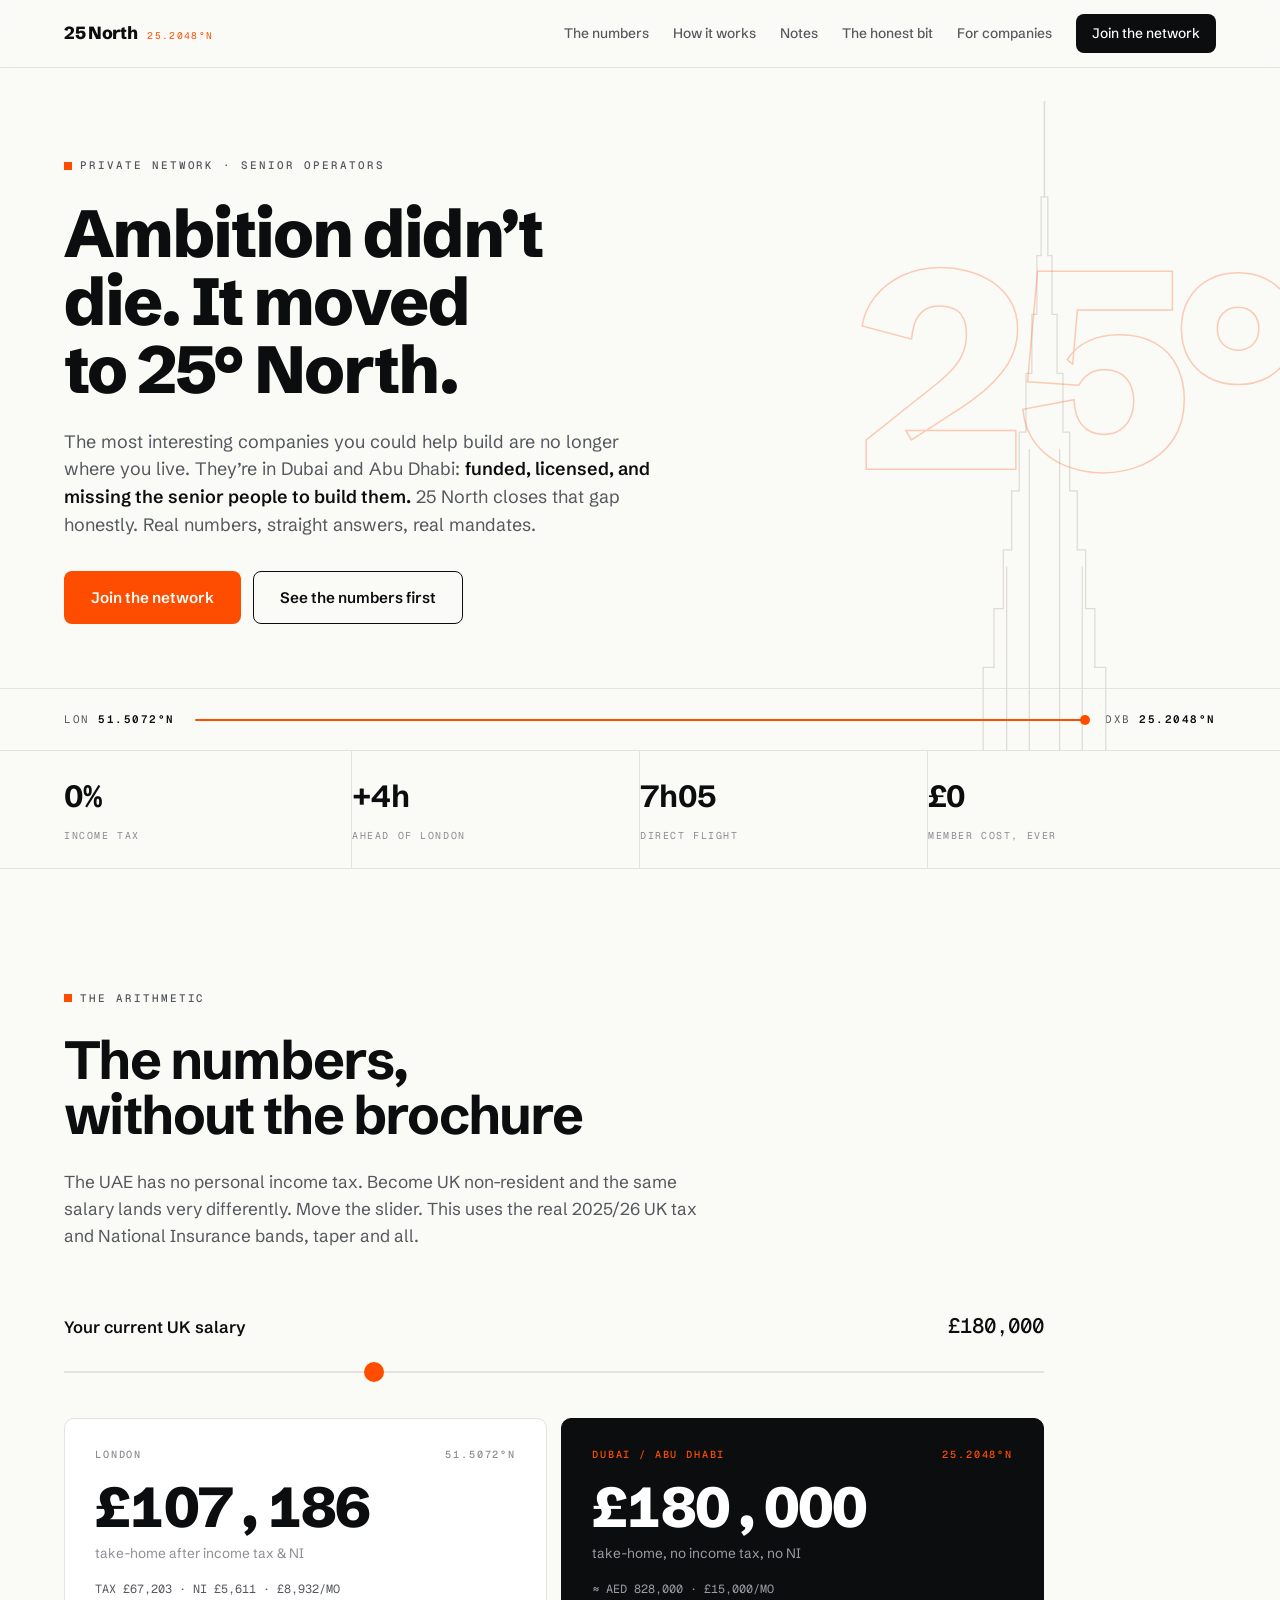
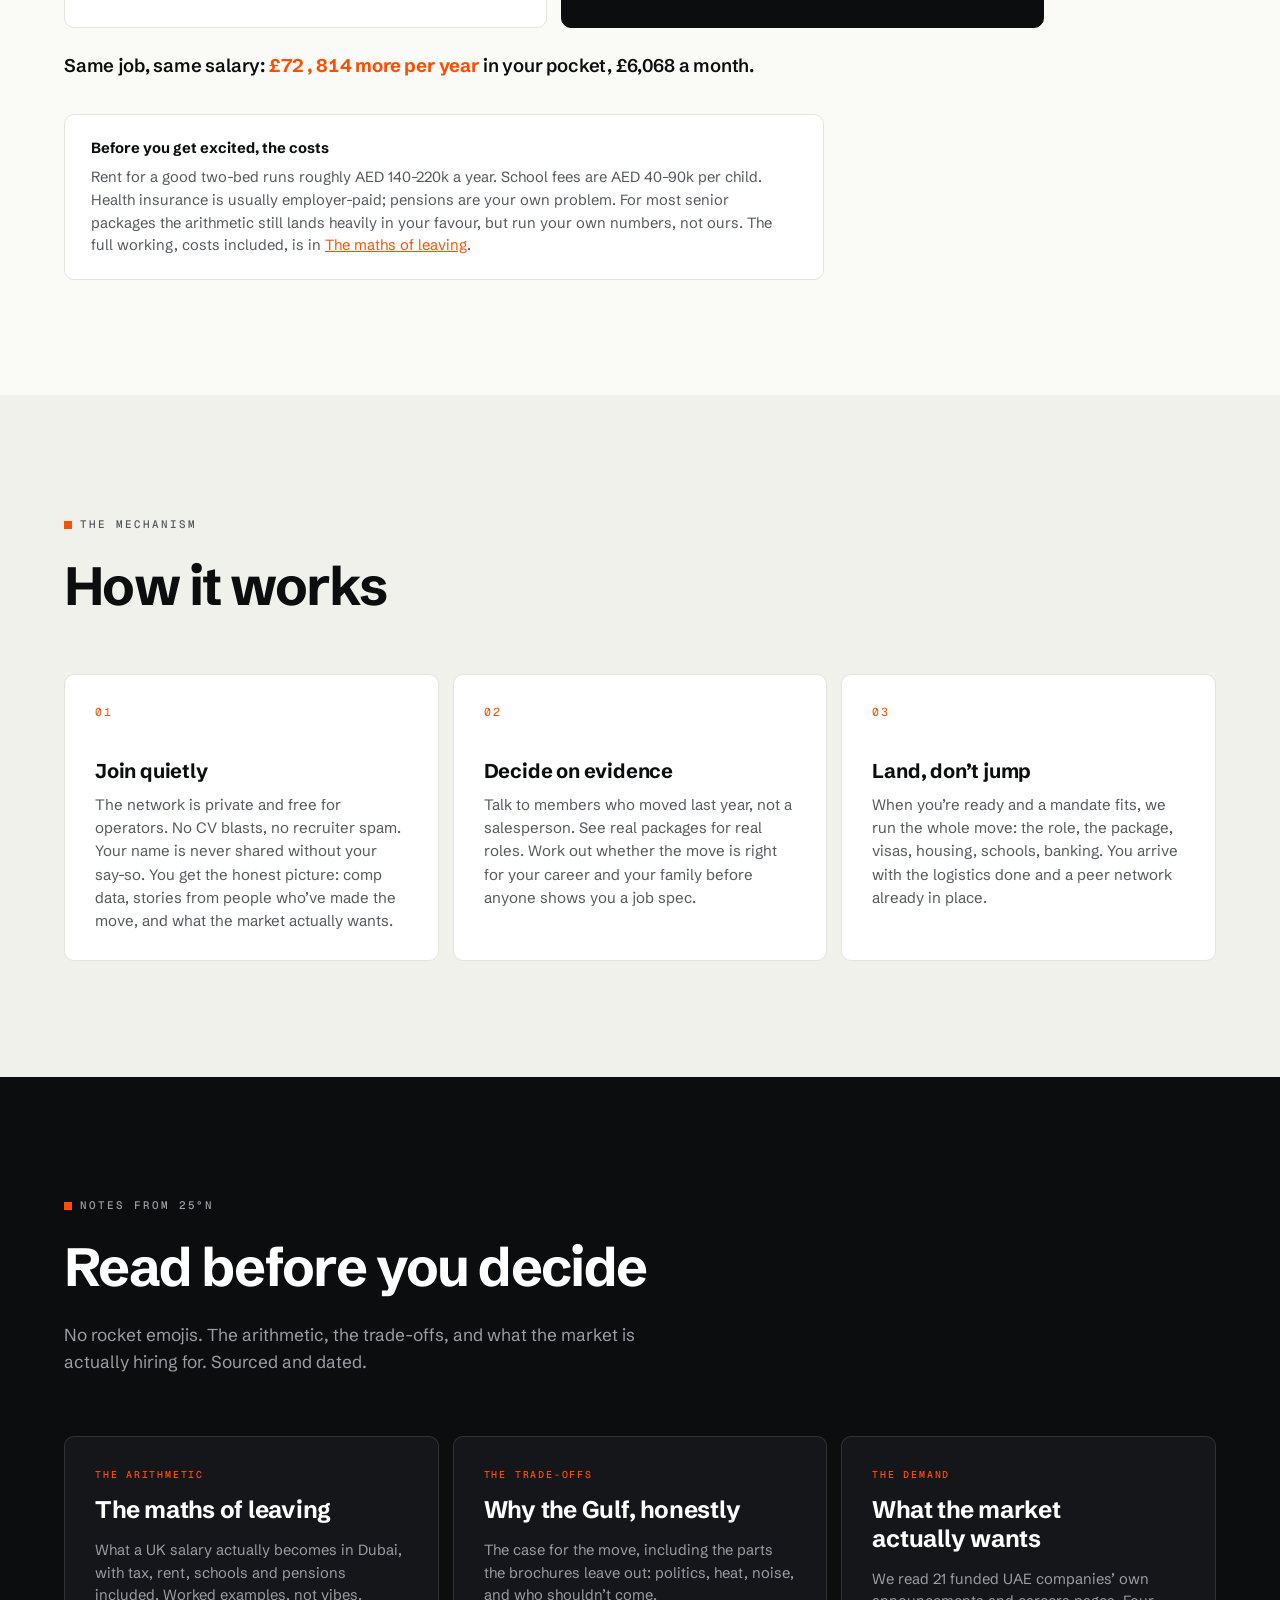
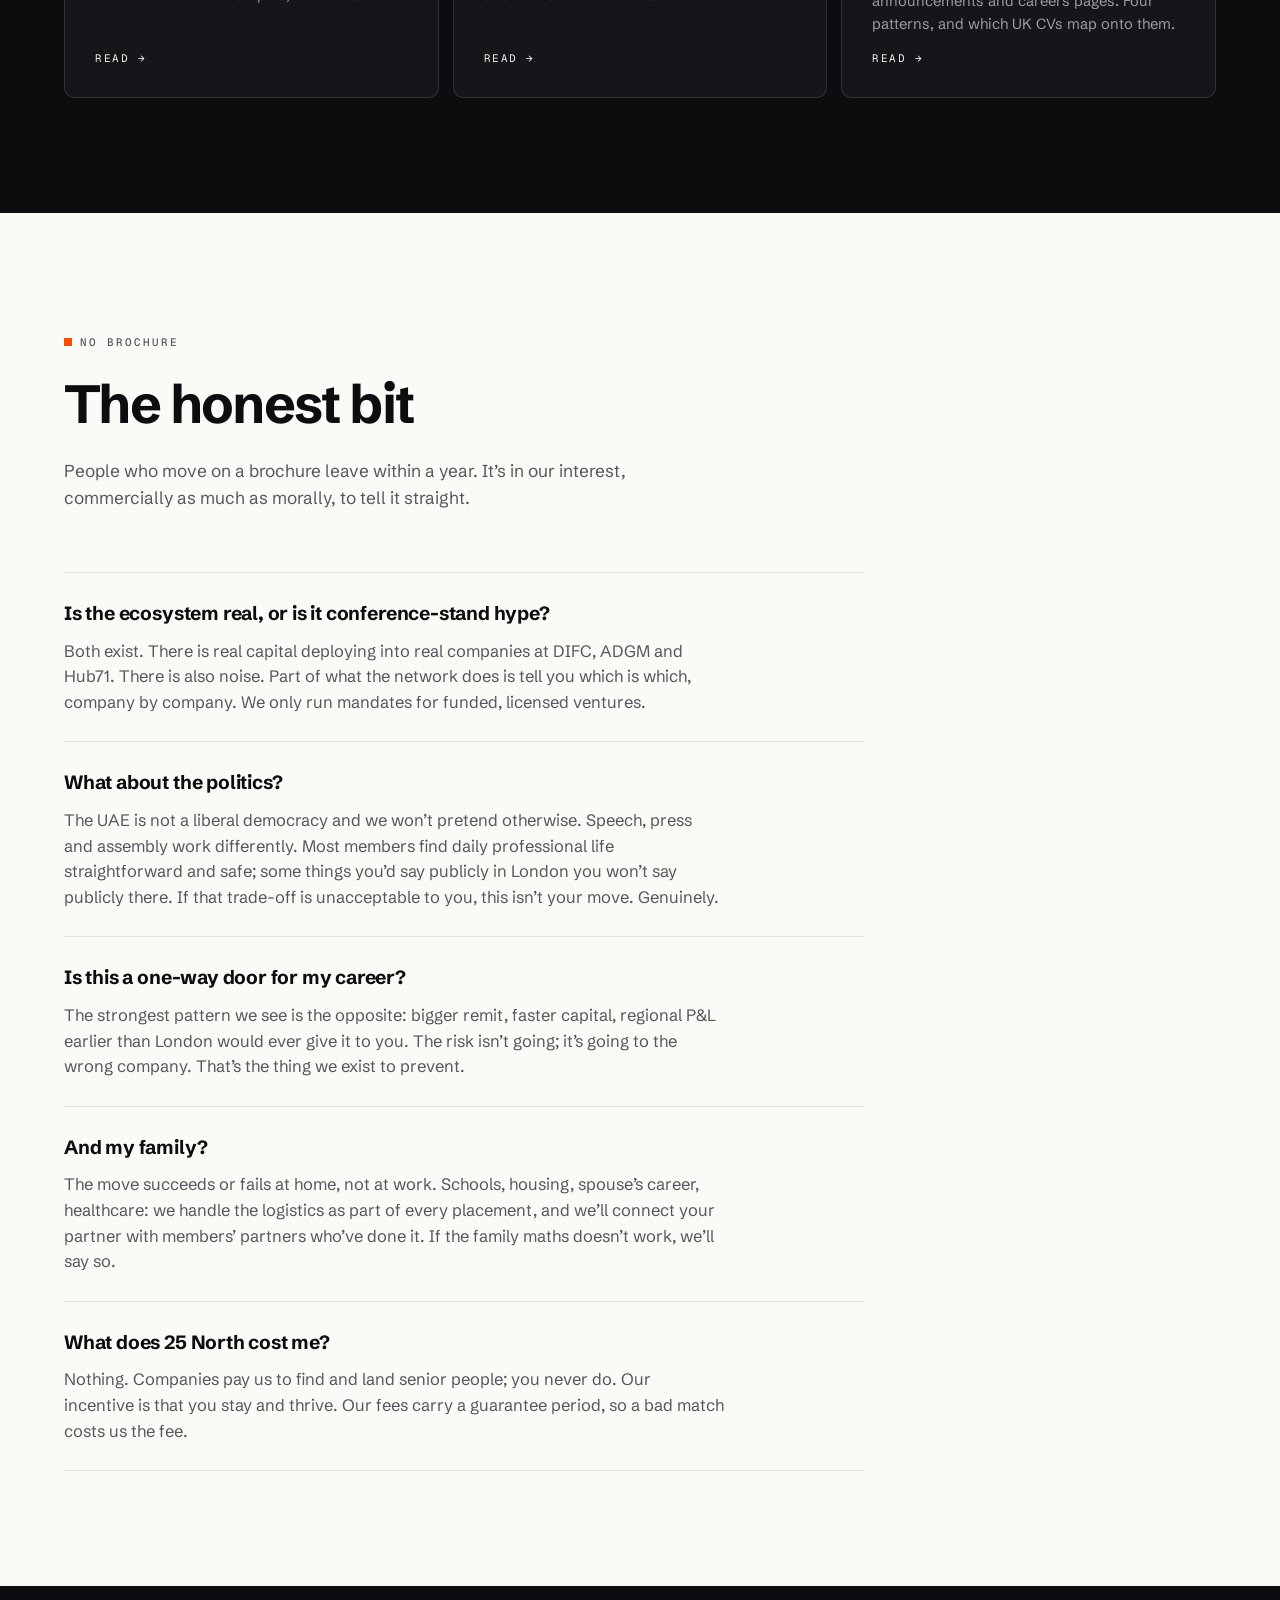
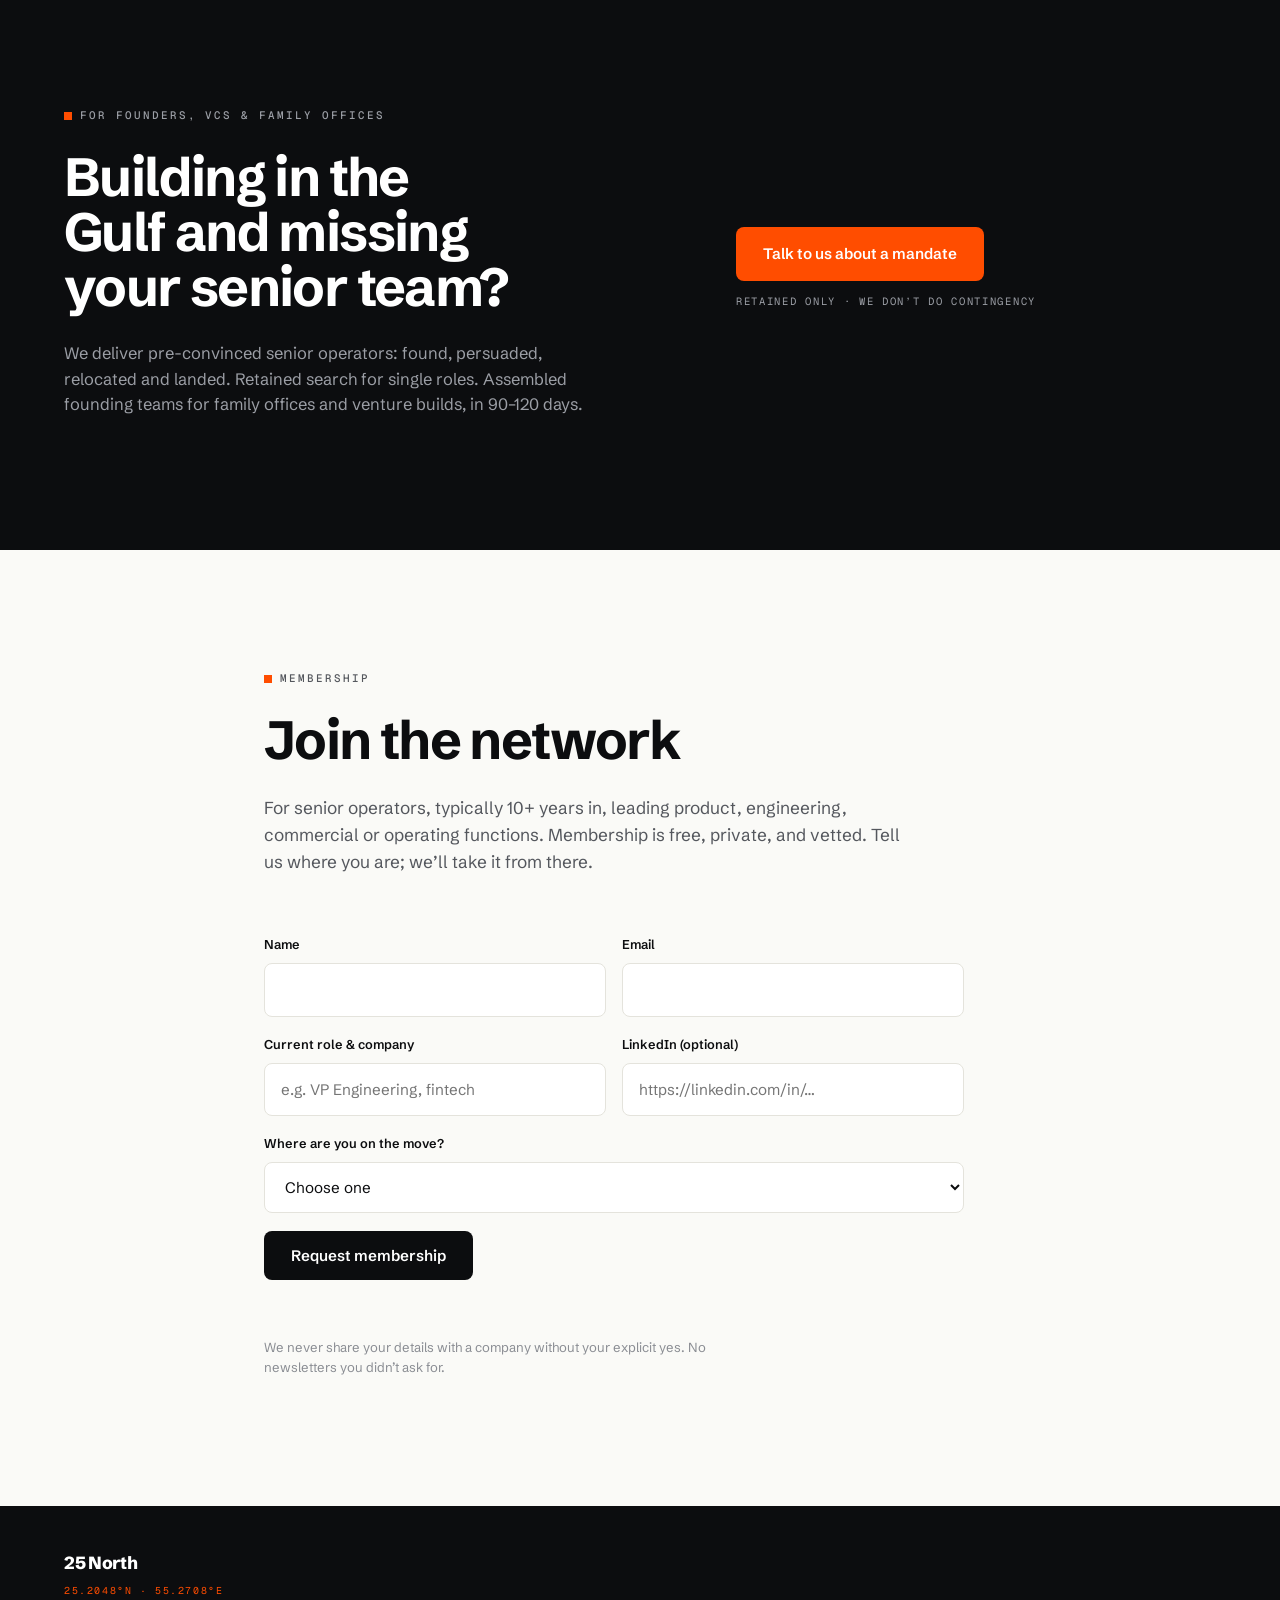
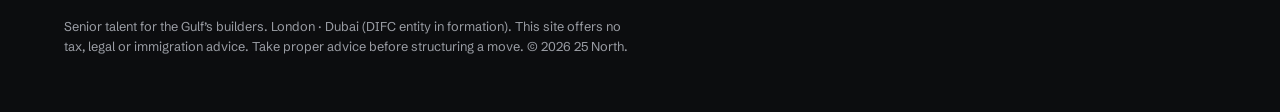
<file: index.html>
<!doctype html>
<html lang="en-GB">
<head>
<meta charset="utf-8">
<meta name="viewport" content="width=device-width, initial-scale=1">
<title>25 North — for senior operators building at 25°N</title>
<meta name="description" content="25 North is a private network for senior UK operators moving to the UAE. Honest numbers, straight answers, and real mandates with funded ventures in Dubai and Abu Dhabi.">
<meta property="og:title" content="25 North">
<meta property="og:description" content="On £180k in London you keep £107,186. In Dubai you keep £180,000. A private network for senior UK operators, with the honest picture: costs, politics and real mandates.">
<meta property="og:type" content="website">
<meta property="og:url" content="https://dstored.github.io/25north/">
<meta name="twitter:card" content="summary">
<meta name="twitter:title" content="25 North">
<meta name="twitter:description" content="On £180k in London you keep £107,186. In Dubai you keep £180,000. The honest picture for senior UK operators considering the Gulf.">
<link rel="preconnect" href="https://fonts.googleapis.com">
<link rel="preconnect" href="https://fonts.gstatic.com" crossorigin>
<link rel="stylesheet" href="https://fonts.googleapis.com/css2?family=Schibsted+Grotesk:wght@400;500;600;700;800&family=Geist+Mono:wght@400;500&display=swap">
<link rel="stylesheet" href="assets/styles.css">
</head>
<body>

<header class="topbar">
  <div class="shell topbar-in">
    <a class="brand" href="#top">
      <span class="brand-word">25 North</span>
      <span class="brand-lat">25.2048°N</span>
    </a>
    <nav class="nav" aria-label="Main">
      <a href="#numbers">The numbers</a>
      <a href="#how">How it works</a>
      <a href="#notes">Notes</a>
      <a href="#honest">The honest bit</a>
      <a href="#companies">For companies</a>
      <a class="nav-cta" href="#join">Join the network</a>
    </nav>
  </div>
</header>

<main id="top">

  <!-- Hero -->
  <section class="hero">
    <div class="hero-art" aria-hidden="true">
      <svg class="hero-tower" viewBox="0 0 420 780" preserveAspectRatio="xMidYMax meet">
        <!-- Burj Khalifa, abstracted: stepped spire in hairline strokes -->
        <path d="M210,6 L210,120 L214,120 L214,190 L219,190 L219,260 L225,260 L225,330 L232,330 L232,400 L240,400 L240,470 L249,470 L249,540 L259,540 L259,610 L270,610 L270,680 L283,680 L283,780"/>
        <path d="M210,6 L210,120 L206,120 L206,190 L201,190 L201,260 L195,260 L195,330 L188,330 L188,400 L180,400 L180,470 L171,470 L171,540 L161,540 L161,610 L150,610 L150,680 L137,680 L137,780"/>
        <path d="M192,420 L192,780 M228,420 L228,780 M165,560 L165,780 M255,560 L255,780"/>
      </svg>
      <span class="hero-watermark">25&deg;</span>
    </div>
    <div class="shell hero-in">
      <p class="eyebrow">Private network &middot; senior operators</p>
      <h1>Ambition didn&rsquo;t die. It moved to 25&deg;&nbsp;North.</h1>
      <p class="lede">The most interesting companies you could help build are no longer where you live. They&rsquo;re in Dubai and Abu&nbsp;Dhabi: <strong>funded, licensed, and missing the senior people to build them.</strong> 25&nbsp;North closes that gap honestly. Real numbers, straight answers, real mandates.</p>
      <div class="hero-ctas">
        <a class="btn btn-primary" href="#join">Join the network</a>
        <a class="btn btn-ghost" href="#numbers">See the numbers first</a>
      </div>
    </div>
    <div class="route" aria-hidden="true">
      <div class="shell route-in">
        <span class="mono">LON <b>51.5072&deg;N</b></span>
        <div class="route-track"><span class="route-dot"></span></div>
        <span class="mono">DXB <b>25.2048&deg;N</b></span>
      </div>
    </div>
  </section>

  <!-- Facts strip -->
  <div class="facts" aria-label="Key figures">
    <div class="shell facts-in">
      <div class="fact"><b>0%</b><span>income tax</span></div>
      <div class="fact"><b>+4h</b><span>ahead of London</span></div>
      <div class="fact"><b>7h05</b><span>direct flight</span></div>
      <div class="fact"><b>&pound;0</b><span>member cost, ever</span></div>
    </div>
  </div>

  <!-- Calculator -->
  <section class="band" id="numbers">
    <div class="shell">
      <div class="section-head reveal">
        <p class="eyebrow">The arithmetic</p>
        <h2>The numbers, without the brochure</h2>
        <p class="section-lede">The UAE has no personal income tax. Become UK non-resident and the same salary lands very differently. Move the slider. This uses the real 2025/26 UK tax and National Insurance bands, taper and all.</p>
      </div>

      <div class="calc reveal">
        <div class="calc-controls">
          <label for="salary">Your current UK salary <output id="salary-out" for="salary"></output></label>
          <input type="range" id="salary" min="80000" max="400000" step="5000" value="180000">
        </div>
        <div class="calc-grid">
          <div class="calc-card">
            <p class="calc-city"><span>London</span><span>51.5072&deg;N</span></p>
            <p class="calc-big" id="uk-takehome"></p>
            <p class="calc-sub">take-home after income tax &amp; NI</p>
            <p class="calc-detail" id="uk-detail"></p>
          </div>
          <div class="calc-card calc-card-accent">
            <p class="calc-city"><span>Dubai / Abu Dhabi</span><span>25.2048&deg;N</span></p>
            <p class="calc-big" id="uae-takehome"></p>
            <p class="calc-sub">take-home, no income tax, no NI</p>
            <p class="calc-detail" id="uae-detail"></p>
          </div>
        </div>
        <p class="calc-delta" id="delta-line"></p>
        <div class="calc-honesty">
          <h4>Before you get excited, the costs</h4>
          <p>Rent for a good two-bed runs roughly AED 140&ndash;220k a year. School fees are AED 40&ndash;90k per child. Health insurance is usually employer-paid; pensions are your own problem. For most senior packages the arithmetic still lands heavily in your favour, but run your own numbers, not ours. The full working, costs included, is in <a href="notes/the-maths-of-leaving.html">The maths of leaving</a>.</p>
        </div>
      </div>
    </div>
  </section>

  <!-- How it works -->
  <section class="band band-alt" id="how">
    <div class="shell">
      <div class="section-head reveal">
        <p class="eyebrow">The mechanism</p>
        <h2>How it works</h2>
      </div>
      <ol class="steps reveal">
        <li>
          <h3>Join quietly</h3>
          <p>The network is private and free for operators. No CV blasts, no recruiter spam. Your name is never shared without your say-so. You get the honest picture: comp data, stories from people who&rsquo;ve made the move, and what the market actually wants.</p>
        </li>
        <li>
          <h3>Decide on evidence</h3>
          <p>Talk to members who moved last year, not a salesperson. See real packages for real roles. Work out whether the move is right for your career and your family before anyone shows you a job spec.</p>
        </li>
        <li>
          <h3>Land, don&rsquo;t jump</h3>
          <p>When you&rsquo;re ready and a mandate fits, we run the whole move: the role, the package, visas, housing, schools, banking. You arrive with the logistics done and a peer network already in place.</p>
        </li>
      </ol>
    </div>
  </section>

  <!-- Notes -->
  <section class="band band-dark" id="notes">
    <div class="shell">
      <div class="section-head reveal">
        <p class="eyebrow">Notes from 25&deg;N</p>
        <h2>Read before you decide</h2>
        <p class="section-lede">No rocket emojis. The arithmetic, the trade-offs, and what the market is actually hiring for. Sourced and dated.</p>
      </div>
      <div class="notes-grid reveal">
        <a class="note-card" href="notes/the-maths-of-leaving.html">
          <span class="note-kicker">The arithmetic</span>
          <h3>The maths of leaving</h3>
          <p>What a UK salary actually becomes in Dubai, with tax, rent, schools and pensions included. Worked examples, not vibes.</p>
          <span class="note-more">Read &rarr;</span>
        </a>
        <a class="note-card" href="notes/why-the-gulf-honestly.html">
          <span class="note-kicker">The trade-offs</span>
          <h3>Why the Gulf, honestly</h3>
          <p>The case for the move, including the parts the brochures leave out: politics, heat, noise, and who shouldn&rsquo;t come.</p>
          <span class="note-more">Read &rarr;</span>
        </a>
        <a class="note-card" href="notes/what-the-market-actually-wants.html">
          <span class="note-kicker">The demand</span>
          <h3>What the market actually wants</h3>
          <p>We read 21 funded UAE companies&rsquo; own announcements and careers pages. Four patterns, and which UK CVs map onto them.</p>
          <span class="note-more">Read &rarr;</span>
        </a>
      </div>
    </div>
  </section>

  <!-- The honest bit -->
  <section class="band" id="honest">
    <div class="shell">
      <div class="section-head reveal">
        <p class="eyebrow">No brochure</p>
        <h2>The honest bit</h2>
        <p class="section-lede">People who move on a brochure leave within a year. It&rsquo;s in our interest, commercially as much as morally, to tell it straight.</p>
      </div>
      <dl class="faq reveal">
        <div class="faq-item">
          <dt>Is the ecosystem real, or is it conference-stand hype?</dt>
          <dd>Both exist. There is real capital deploying into real companies at DIFC, ADGM and Hub71. There is also noise. Part of what the network does is tell you which is which, company by company. We only run mandates for funded, licensed ventures.</dd>
        </div>
        <div class="faq-item">
          <dt>What about the politics?</dt>
          <dd>The UAE is not a liberal democracy and we won&rsquo;t pretend otherwise. Speech, press and assembly work differently. Most members find daily professional life straightforward and safe; some things you&rsquo;d say publicly in London you won&rsquo;t say publicly there. If that trade-off is unacceptable to you, this isn&rsquo;t your move. Genuinely.</dd>
        </div>
        <div class="faq-item">
          <dt>Is this a one-way door for my career?</dt>
          <dd>The strongest pattern we see is the opposite: bigger remit, faster capital, regional P&amp;L earlier than London would ever give it to you. The risk isn&rsquo;t going; it&rsquo;s going to the wrong company. That&rsquo;s the thing we exist to prevent.</dd>
        </div>
        <div class="faq-item">
          <dt>And my family?</dt>
          <dd>The move succeeds or fails at home, not at work. Schools, housing, spouse&rsquo;s career, healthcare: we handle the logistics as part of every placement, and we&rsquo;ll connect your partner with members&rsquo; partners who&rsquo;ve done it. If the family maths doesn&rsquo;t work, we&rsquo;ll say so.</dd>
        </div>
        <div class="faq-item">
          <dt>What does 25 North cost me?</dt>
          <dd>Nothing. Companies pay us to find and land senior people; you never do. Our incentive is that you stay and thrive. Our fees carry a guarantee period, so a bad match costs us the fee.</dd>
        </div>
      </dl>
    </div>
  </section>

  <!-- For companies -->
  <section class="band band-dark" id="companies">
    <div class="shell companies-grid">
      <div class="reveal">
        <p class="eyebrow">For founders, VCs &amp; family offices</p>
        <h2>Building in the Gulf and missing your senior team?</h2>
        <p>We deliver pre-convinced senior operators: found, persuaded, relocated and landed. Retained search for single roles. Assembled founding teams for family offices and venture builds, in 90&ndash;120 days.</p>
      </div>
      <div class="companies-cta reveal">
        <a class="btn btn-primary" href="mailto:dannysdubai@gmail.com?subject=Mandate%20enquiry%20-%2025%20North">Talk to us about a mandate</a>
        <p class="companies-note">Retained only &middot; we don&rsquo;t do contingency</p>
      </div>
    </div>
  </section>

  <!-- Join -->
  <section class="band" id="join">
    <div class="shell shell-narrow">
      <div class="section-head reveal">
        <p class="eyebrow">Membership</p>
        <h2>Join the network</h2>
        <p class="section-lede">For senior operators, typically 10+ years in, leading product, engineering, commercial or operating functions. Membership is free, private, and vetted. Tell us where you are; we&rsquo;ll take it from there.</p>
      </div>
      <form id="join-form" novalidate class="reveal">
        <div class="form-row">
          <div class="field">
            <label for="f-name">Name</label>
            <input id="f-name" name="name" type="text" autocomplete="name" required>
          </div>
          <div class="field">
            <label for="f-email">Email</label>
            <input id="f-email" name="email" type="email" autocomplete="email" required>
          </div>
        </div>
        <div class="form-row">
          <div class="field">
            <label for="f-role">Current role &amp; company</label>
            <input id="f-role" name="role" type="text" placeholder="e.g. VP Engineering, fintech" required>
          </div>
          <div class="field">
            <label for="f-linkedin">LinkedIn (optional)</label>
            <input id="f-linkedin" name="linkedin" type="url" placeholder="https://linkedin.com/in/…">
          </div>
        </div>
        <div class="field">
          <label for="f-timeline">Where are you on the move?</label>
          <select id="f-timeline" name="timeline" required>
            <option value="" selected disabled>Choose one</option>
            <option>Curious: want the honest picture</option>
            <option>Seriously considering: 6–12 months out</option>
            <option>Ready: would move for the right role</option>
            <option>Already in the UAE</option>
          </select>
        </div>
        <div class="hp" aria-hidden="true">
          <label for="f-company2">Leave this empty</label>
          <input id="f-company2" name="_honey" type="text" tabindex="-1" autocomplete="off">
        </div>
        <button class="btn btn-dark" type="submit">Request membership</button>
        <p class="form-status" id="form-status" role="status" aria-live="polite"></p>
        <p class="form-privacy">We never share your details with a company without your explicit yes. No newsletters you didn&rsquo;t ask for.</p>
      </form>
    </div>
  </section>

</main>

<footer class="footer">
  <div class="shell footer-in">
    <span class="footer-brand">25 North</span>
    <span class="footer-coords">25.2048&deg;N &middot; 55.2708&deg;E</span>
    <p class="footer-fine">Senior talent for the Gulf&rsquo;s builders. London &middot; Dubai (DIFC entity in formation). This site offers no tax, legal or immigration advice. Take proper advice before structuring a move. &copy; 2026 25 North.</p>
  </div>
</footer>

<script src="assets/app.js"></script>
</body>
</html>
</file>
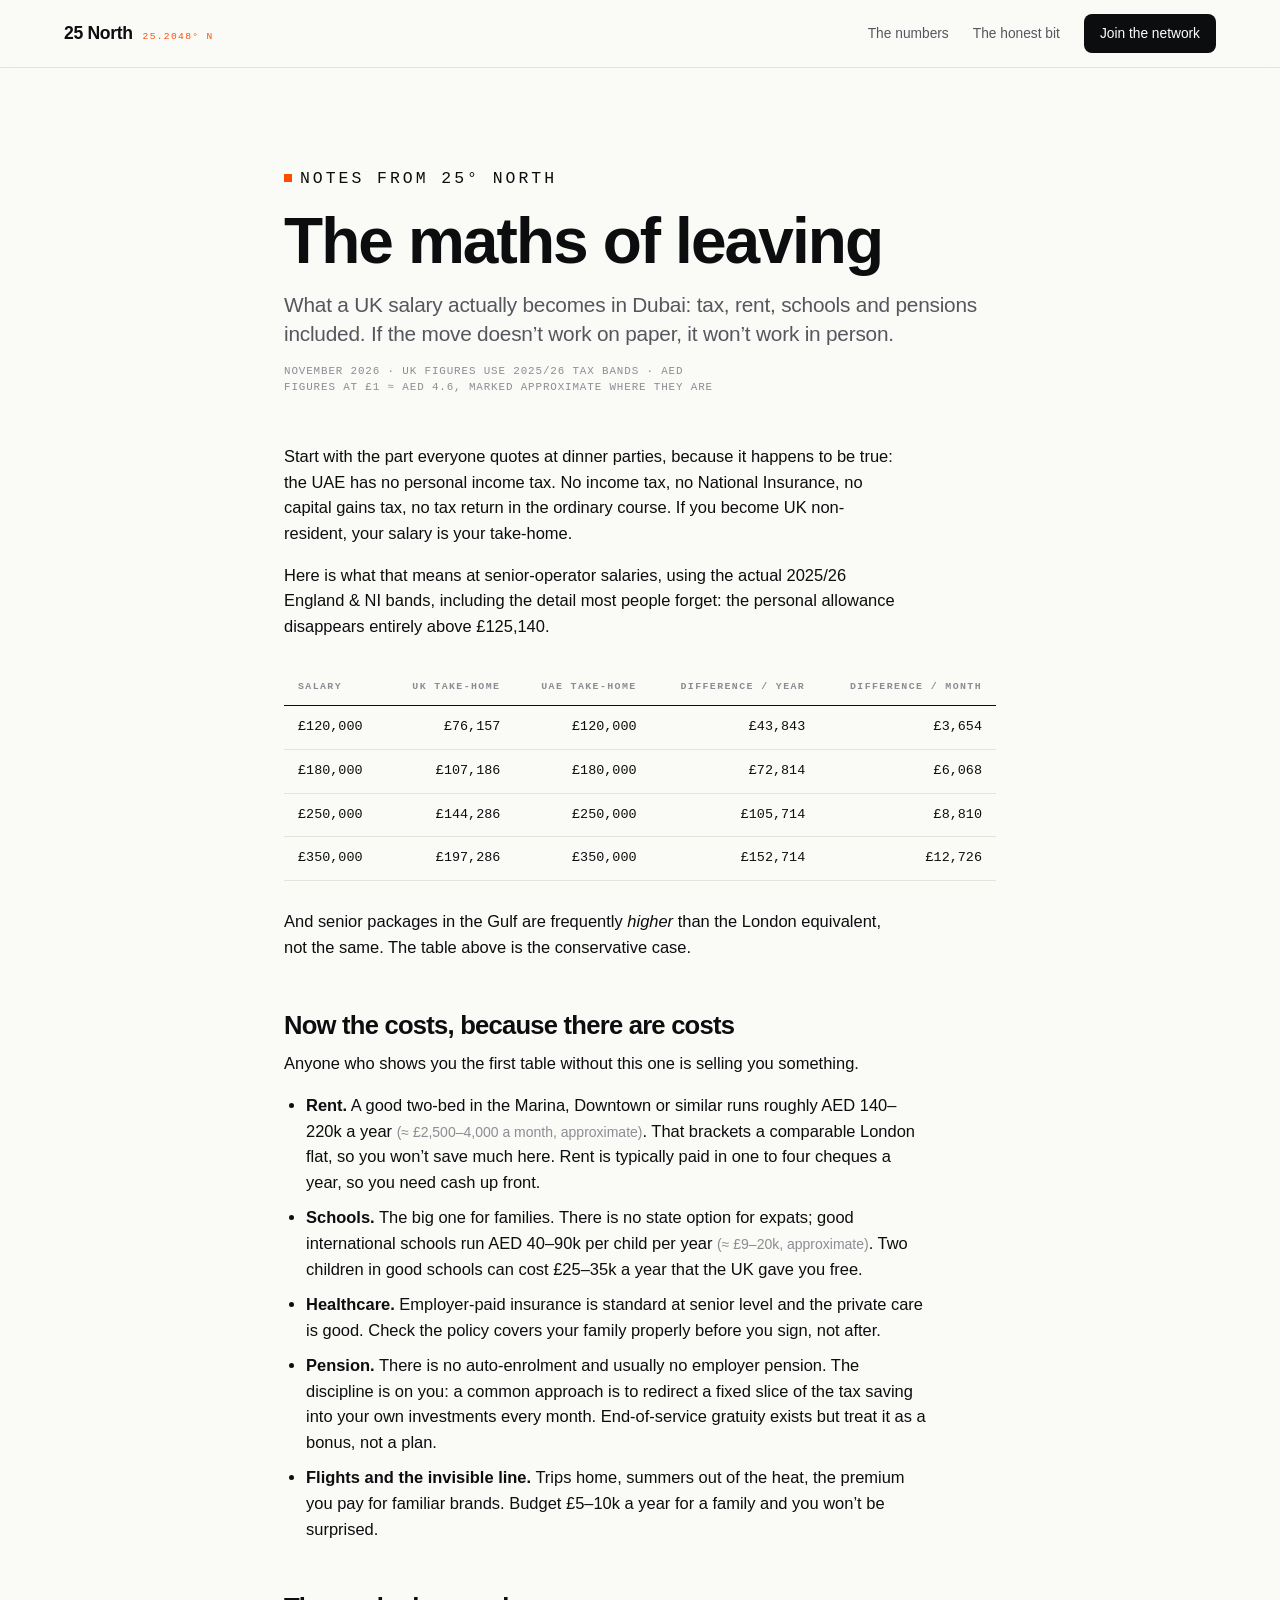
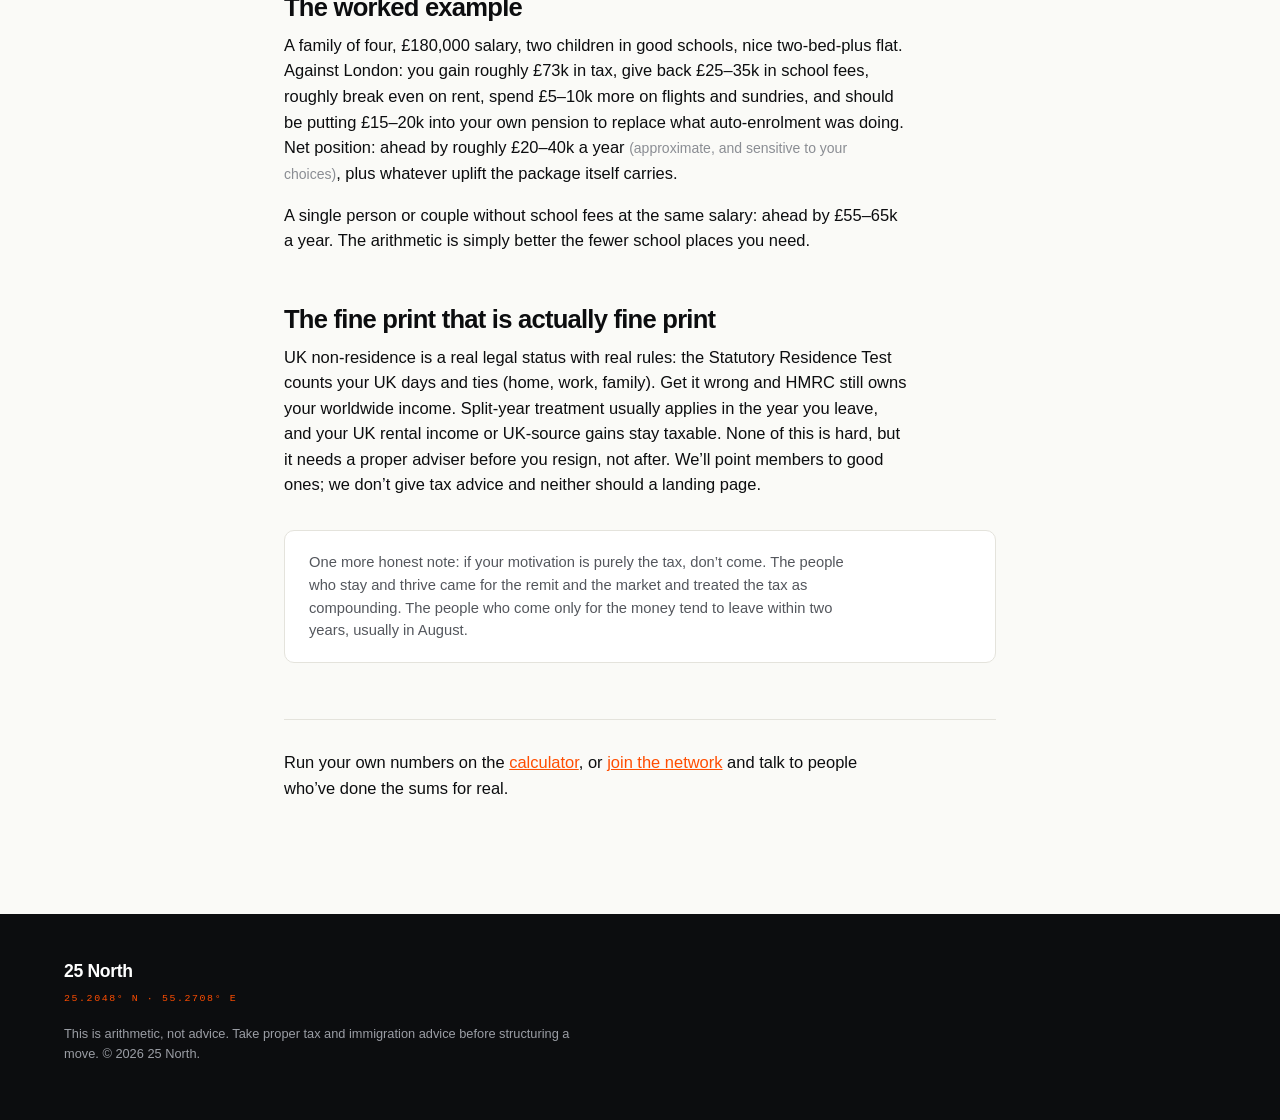
<file: notes/the-maths-of-leaving.html>
<!doctype html>
<html lang="en-GB">
<head>
<meta charset="utf-8">
<meta name="viewport" content="width=device-width, initial-scale=1">
<title>The maths of leaving · 25 North</title>
<meta name="description" content="What a UK salary actually becomes in Dubai, with the costs included: tax, rent, schools, pensions. Honest arithmetic, no brochure.">
<link rel="preconnect" href="https://fonts.googleapis.com">
<link rel="preconnect" href="https://fonts.gstatic.com" crossorigin>
<link rel="stylesheet" href="https://fonts.googleapis.com/css2?family=Instrument+Serif:ital@0;1&family=Instrument+Sans:wght@400;500;600;700&family=IBM+Plex+Mono:wght@400;500&display=swap">
<link rel="stylesheet" href="../assets/styles.css">
</head>
<body>

<header class="topbar">
  <div class="shell topbar-in">
    <a class="brand" href="../index.html"><span class="brand-word">25&nbsp;North</span><span class="brand-lat">25.2048° N</span></a>
    <nav class="nav" aria-label="Main">
      <a href="../index.html#numbers">The numbers</a>
      <a href="../index.html#honest">The honest bit</a>
      <a class="nav-cta" href="../index.html#join">Join the network</a>
    </nav>
  </div>
</header>

<main>
  <article class="article shell">
    <p class="eyebrow">Notes from 25&deg; North</p>
    <h1>The maths of leaving</h1>
    <p class="standfirst">What a UK salary actually becomes in Dubai: tax, rent, schools and pensions included. If the move doesn&rsquo;t work on paper, it won&rsquo;t work in person.</p>
    <p class="meta">November 2026 &middot; UK figures use 2025/26 tax bands &middot; AED figures at &pound;1 &asymp; AED 4.6, marked approximate where they are</p>

    <p>Start with the part everyone quotes at dinner parties, because it happens to be true: the UAE has no personal income tax. No income tax, no National Insurance, no capital gains tax, no tax return in the ordinary course. If you become UK non-resident, your salary is your take-home.</p>

    <p>Here is what that means at senior-operator salaries, using the actual 2025/26 England &amp; NI bands, including the detail most people forget: the personal allowance disappears entirely above &pound;125,140.</p>

    <div class="table-scroll">
      <table>
        <thead><tr><th>Salary</th><th>UK take-home</th><th>UAE take-home</th><th>Difference / year</th><th>Difference / month</th></tr></thead>
        <tbody>
          <tr><td>&pound;120,000</td><td>&pound;76,157</td><td>&pound;120,000</td><td>&pound;43,843</td><td>&pound;3,654</td></tr>
          <tr><td>&pound;180,000</td><td>&pound;107,186</td><td>&pound;180,000</td><td>&pound;72,814</td><td>&pound;6,068</td></tr>
          <tr><td>&pound;250,000</td><td>&pound;144,286</td><td>&pound;250,000</td><td>&pound;105,714</td><td>&pound;8,810</td></tr>
          <tr><td>&pound;350,000</td><td>&pound;197,286</td><td>&pound;350,000</td><td>&pound;152,714</td><td>&pound;12,726</td></tr>
        </tbody>
      </table>
    </div>

    <p>And senior packages in the Gulf are frequently <em>higher</em> than the London equivalent, not the same. The table above is the conservative case.</p>

    <h2>Now the costs, because there are costs</h2>

    <p>Anyone who shows you the first table without this one is selling you something.</p>

    <ul>
      <li><strong>Rent.</strong> A good two-bed in the Marina, Downtown or similar runs roughly AED 140&ndash;220k a year <span class="approx">(&asymp; &pound;2,500&ndash;4,000 a month, approximate)</span>. That brackets a comparable London flat, so you won&rsquo;t save much here. Rent is typically paid in one to four cheques a year, so you need cash up front.</li>
      <li><strong>Schools.</strong> The big one for families. There is no state option for expats; good international schools run AED 40&ndash;90k per child per year <span class="approx">(&asymp; &pound;9&ndash;20k, approximate)</span>. Two children in good schools can cost &pound;25&ndash;35k a year that the UK gave you free.</li>
      <li><strong>Healthcare.</strong> Employer-paid insurance is standard at senior level and the private care is good. Check the policy covers your family properly before you sign, not after.</li>
      <li><strong>Pension.</strong> There is no auto-enrolment and usually no employer pension. The discipline is on you: a common approach is to redirect a fixed slice of the tax saving into your own investments every month. End-of-service gratuity exists but treat it as a bonus, not a plan.</li>
      <li><strong>Flights and the invisible line.</strong> Trips home, summers out of the heat, the premium you pay for familiar brands. Budget &pound;5&ndash;10k a year for a family and you won&rsquo;t be surprised.</li>
    </ul>

    <h2>The worked example</h2>

    <p>A family of four, &pound;180,000 salary, two children in good schools, nice two-bed-plus flat. Against London: you gain roughly &pound;73k in tax, give back &pound;25&ndash;35k in school fees, roughly break even on rent, spend &pound;5&ndash;10k more on flights and sundries, and should be putting &pound;15&ndash;20k into your own pension to replace what auto-enrolment was doing. Net position: ahead by roughly &pound;20&ndash;40k a year <span class="approx">(approximate, and sensitive to your choices)</span>, plus whatever uplift the package itself carries.</p>

    <p>A single person or couple without school fees at the same salary: ahead by &pound;55&ndash;65k a year. The arithmetic is simply better the fewer school places you need.</p>

    <h2>The fine print that is actually fine print</h2>

    <p>UK non-residence is a real legal status with real rules: the Statutory Residence Test counts your UK days and ties (home, work, family). Get it wrong and HMRC still owns your worldwide income. Split-year treatment usually applies in the year you leave, and your UK rental income or UK-source gains stay taxable. None of this is hard, but it needs a proper adviser before you resign, not after. We&rsquo;ll point members to good ones; we don&rsquo;t give tax advice and neither should a landing page.</p>

    <div class="aside">
      <p>One more honest note: if your motivation is purely the tax, don&rsquo;t come. The people who stay and thrive came for the remit and the market and treated the tax as compounding. The people who come only for the money tend to leave within two years, usually in August.</p>
    </div>

    <div class="article-cta">
      <p>Run your own numbers on the <a href="../index.html#numbers">calculator</a>, or <a href="../index.html#join">join the network</a> and talk to people who&rsquo;ve done the sums for real.</p>
    </div>
  </article>
</main>

<footer class="footer">
  <div class="shell footer-in">
    <span class="footer-brand">25 North</span>
    <span class="footer-coords">25.2048&deg; N &middot; 55.2708&deg; E</span>
    <p class="footer-fine">This is arithmetic, not advice. Take proper tax and immigration advice before structuring a move. &copy; 2026 25 North.</p>
  </div>
</footer>

</body>
</html>
</file>
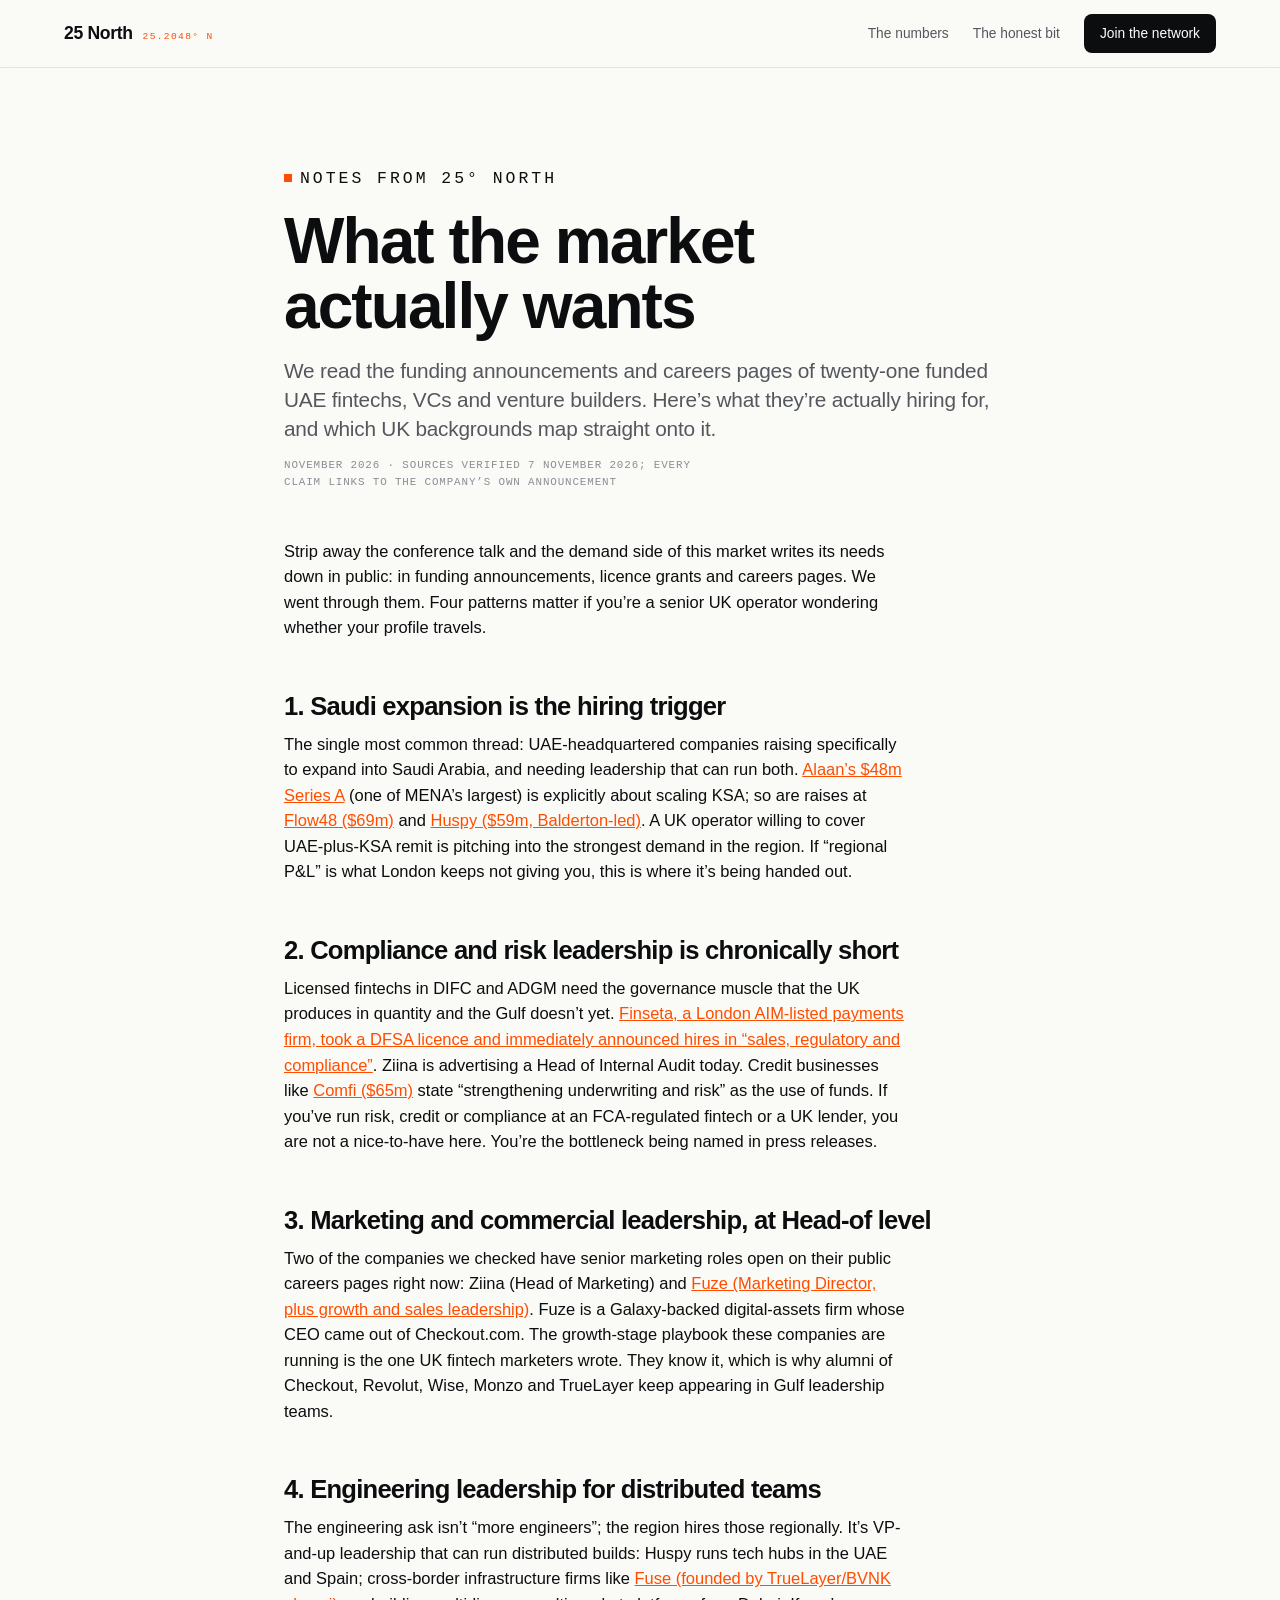
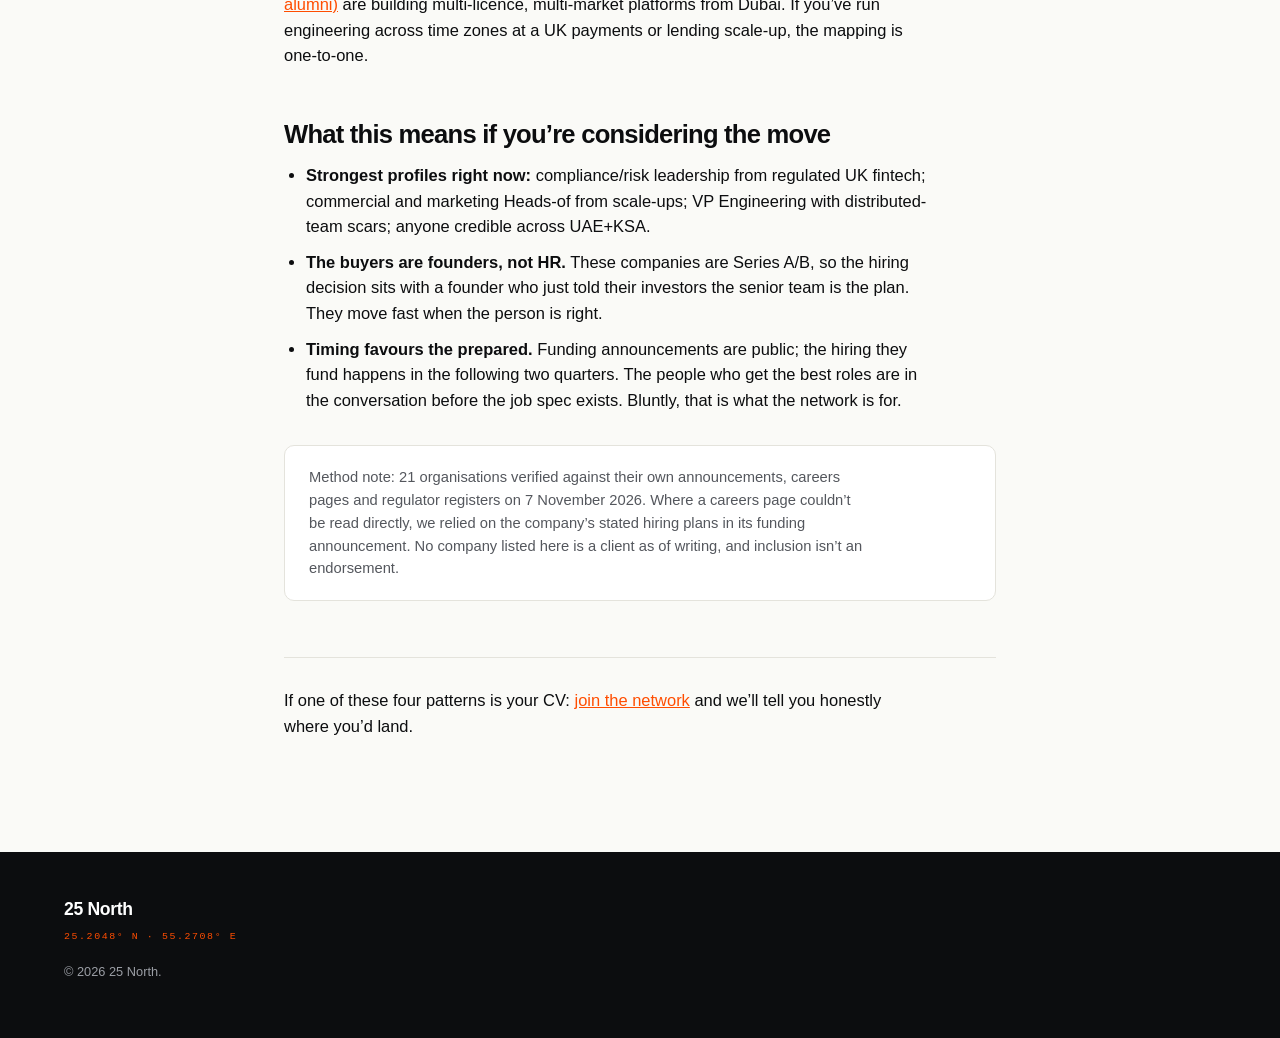
<file: notes/what-the-market-actually-wants.html>
<!doctype html>
<html lang="en-GB">
<head>
<meta charset="utf-8">
<meta name="viewport" content="width=device-width, initial-scale=1">
<title>What the market actually wants · 25 North</title>
<meta name="description" content="Which senior roles UAE fintechs are actually hiring for, from their own funding announcements and careers pages, and which UK backgrounds map to them.">
<link rel="preconnect" href="https://fonts.googleapis.com">
<link rel="preconnect" href="https://fonts.gstatic.com" crossorigin>
<link rel="stylesheet" href="https://fonts.googleapis.com/css2?family=Instrument+Serif:ital@0;1&family=Instrument+Sans:wght@400;500;600;700&family=IBM+Plex+Mono:wght@400;500&display=swap">
<link rel="stylesheet" href="../assets/styles.css">
</head>
<body>

<header class="topbar">
  <div class="shell topbar-in">
    <a class="brand" href="../index.html"><span class="brand-word">25&nbsp;North</span><span class="brand-lat">25.2048° N</span></a>
    <nav class="nav" aria-label="Main">
      <a href="../index.html#numbers">The numbers</a>
      <a href="../index.html#honest">The honest bit</a>
      <a class="nav-cta" href="../index.html#join">Join the network</a>
    </nav>
  </div>
</header>

<main>
  <article class="article shell">
    <p class="eyebrow">Notes from 25&deg; North</p>
    <h1>What the market actually wants</h1>
    <p class="standfirst">We read the funding announcements and careers pages of twenty-one funded UAE fintechs, VCs and venture builders. Here&rsquo;s what they&rsquo;re actually hiring for, and which UK backgrounds map straight onto it.</p>
    <p class="meta">November 2026 &middot; Sources verified 7 November 2026; every claim links to the company&rsquo;s own announcement</p>

    <p>Strip away the conference talk and the demand side of this market writes its needs down in public: in funding announcements, licence grants and careers pages. We went through them. Four patterns matter if you&rsquo;re a senior UK operator wondering whether your profile travels.</p>

    <h2>1. Saudi expansion is the hiring trigger</h2>

    <p>The single most common thread: UAE-headquartered companies raising specifically to expand into Saudi Arabia, and needing leadership that can run both. <a href="https://techcrunch.com/2025/08/05/ai-powered-fintech-alaan-raises-48m-one-of-the-largest-series-a-rounds-in-mena">Alaan&rsquo;s $48m Series A</a> (one of MENA&rsquo;s largest) is explicitly about scaling KSA; so are raises at <a href="https://www.wamda.com/en/2025/02/flow48-secures-69-million-series-a-blend-debt-equity">Flow48 ($69m)</a> and <a href="https://www.menabytes.com/huspy-series-b/">Huspy ($59m, Balderton-led)</a>. A UK operator willing to cover UAE-plus-KSA remit is pitching into the strongest demand in the region. If &ldquo;regional P&amp;L&rdquo; is what London keeps not giving you, this is where it&rsquo;s being handed out.</p>

    <h2>2. Compliance and risk leadership is chronically short</h2>

    <p>Licensed fintechs in DIFC and ADGM need the governance muscle that the UK produces in quantity and the Gulf doesn&rsquo;t yet. <a href="https://thefintechtimes.com/finseta-set-to-provide-payment-services-in-uae-after-securing-dfsa-licence">Finseta, a London AIM-listed payments firm, took a DFSA licence and immediately announced hires in &ldquo;sales, regulatory and compliance&rdquo;</a>. Ziina is advertising a Head of Internal Audit today. Credit businesses like <a href="https://fintech.global/2026/04/27/b2b-fintech-comfi-secures-65m-pre-series-a-round/">Comfi ($65m)</a> state &ldquo;strengthening underwriting and risk&rdquo; as the use of funds. If you&rsquo;ve run risk, credit or compliance at an FCA-regulated fintech or a UK lender, you are not a nice-to-have here. You&rsquo;re the bottleneck being named in press releases.</p>

    <h2>3. Marketing and commercial leadership, at Head-of level</h2>

    <p>Two of the companies we checked have senior marketing roles open on their public careers pages right now: Ziina (Head of Marketing) and <a href="https://fuze.finance/careers/jobs">Fuze (Marketing Director, plus growth and sales leadership)</a>. Fuze is a Galaxy-backed digital-assets firm whose CEO came out of Checkout.com. The growth-stage playbook these companies are running is the one UK fintech marketers wrote. They know it, which is why alumni of Checkout, Revolut, Wise, Monzo and TrueLayer keep appearing in Gulf leadership teams.</p>

    <h2>4. Engineering leadership for distributed teams</h2>

    <p>The engineering ask isn&rsquo;t &ldquo;more engineers&rdquo;; the region hires those regionally. It&rsquo;s VP-and-up leadership that can run distributed builds: Huspy runs tech hubs in the UAE and Spain; cross-border infrastructure firms like <a href="https://techcrunch.com/2025/04/03/ex-bvnk-founder-launches-fuse-raises-6-6m-to-power-cross-border-payments-in-mena">Fuse (founded by TrueLayer/BVNK alumni)</a> are building multi-licence, multi-market platforms from Dubai. If you&rsquo;ve run engineering across time zones at a UK payments or lending scale-up, the mapping is one-to-one.</p>

    <h2>What this means if you&rsquo;re considering the move</h2>

    <ul>
      <li><strong>Strongest profiles right now:</strong> compliance/risk leadership from regulated UK fintech; commercial and marketing Heads-of from scale-ups; VP Engineering with distributed-team scars; anyone credible across UAE+KSA.</li>
      <li><strong>The buyers are founders, not HR.</strong> These companies are Series A/B, so the hiring decision sits with a founder who just told their investors the senior team is the plan. They move fast when the person is right.</li>
      <li><strong>Timing favours the prepared.</strong> Funding announcements are public; the hiring they fund happens in the following two quarters. The people who get the best roles are in the conversation before the job spec exists. Bluntly, that is what the network is for.</li>
    </ul>

    <div class="aside">
      <p>Method note: 21 organisations verified against their own announcements, careers pages and regulator registers on 7 November 2026. Where a careers page couldn&rsquo;t be read directly, we relied on the company&rsquo;s stated hiring plans in its funding announcement. No company listed here is a client as of writing, and inclusion isn&rsquo;t an endorsement.</p>
    </div>

    <div class="article-cta">
      <p>If one of these four patterns is your CV: <a href="../index.html#join">join the network</a> and we&rsquo;ll tell you honestly where you&rsquo;d land.</p>
    </div>
  </article>
</main>

<footer class="footer">
  <div class="shell footer-in">
    <span class="footer-brand">25 North</span>
    <span class="footer-coords">25.2048&deg; N &middot; 55.2708&deg; E</span>
    <p class="footer-fine">&copy; 2026 25 North.</p>
  </div>
</footer>

</body>
</html>
</file>
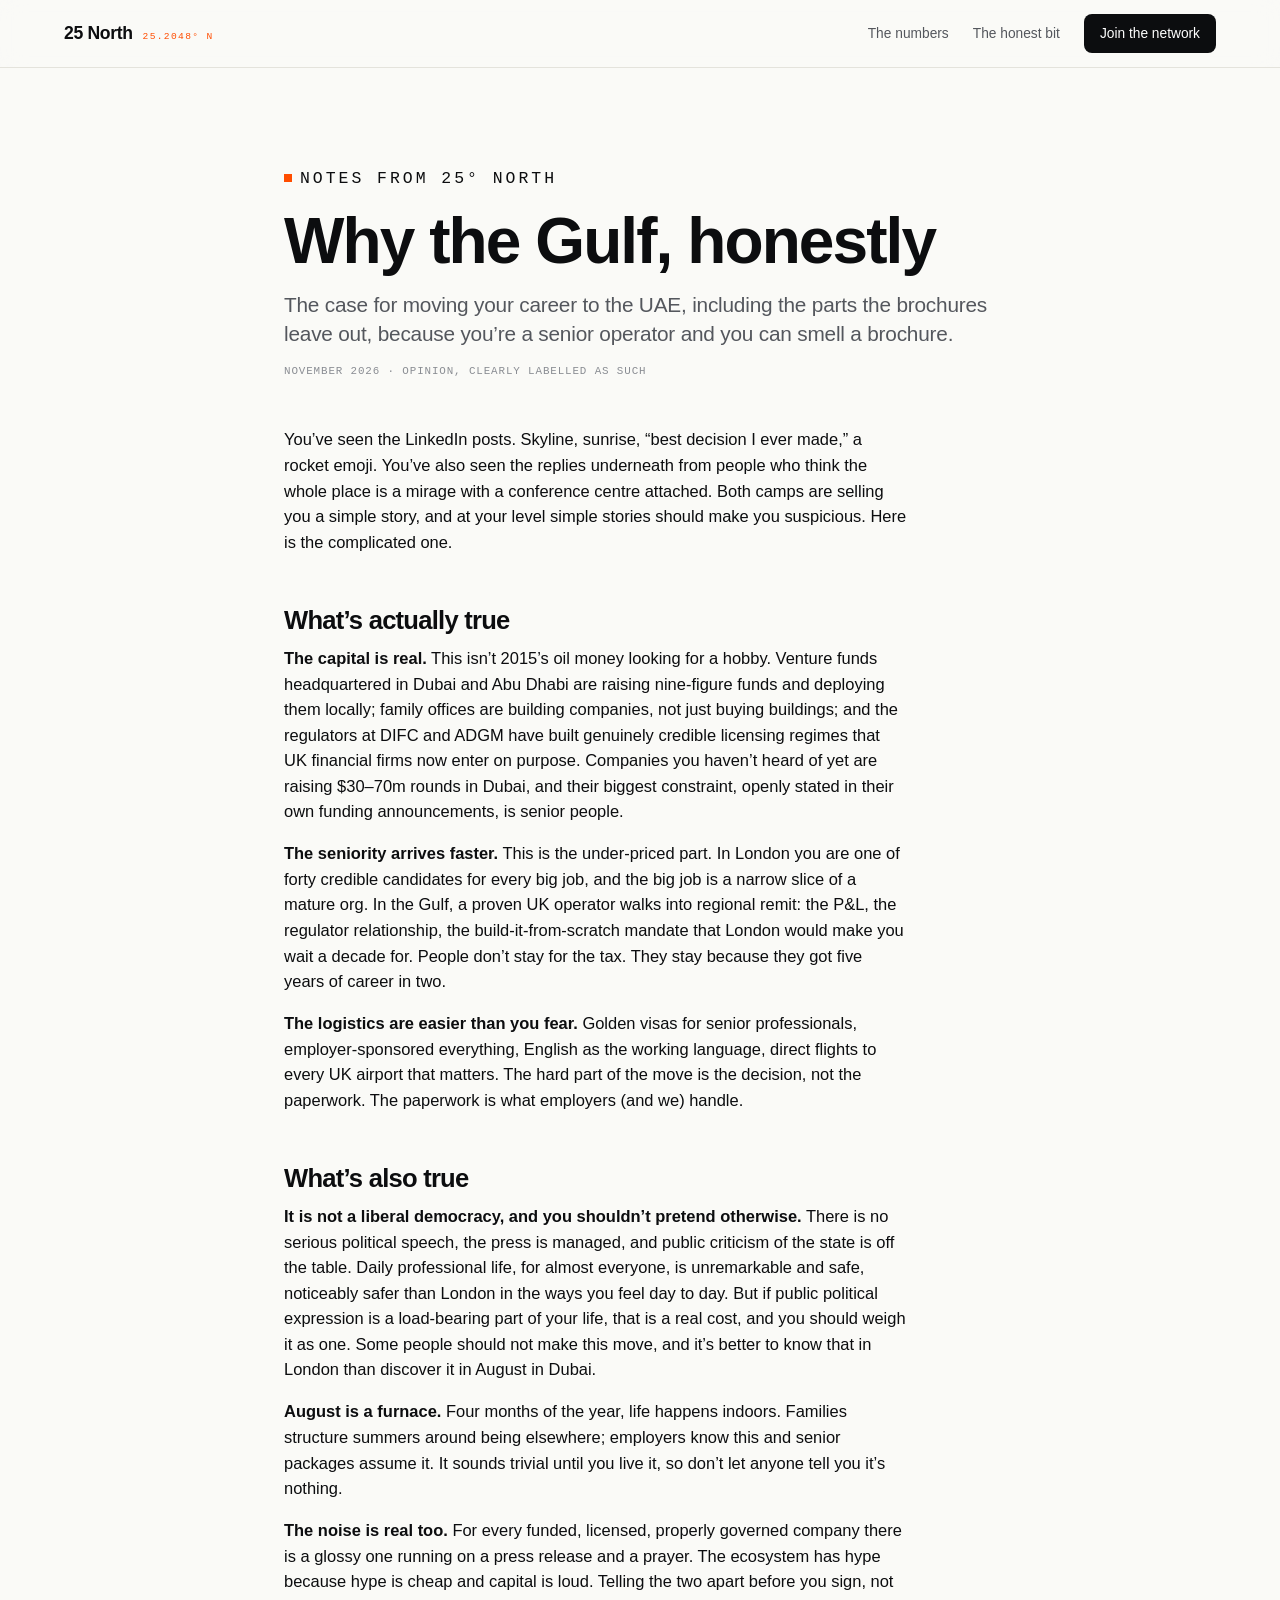
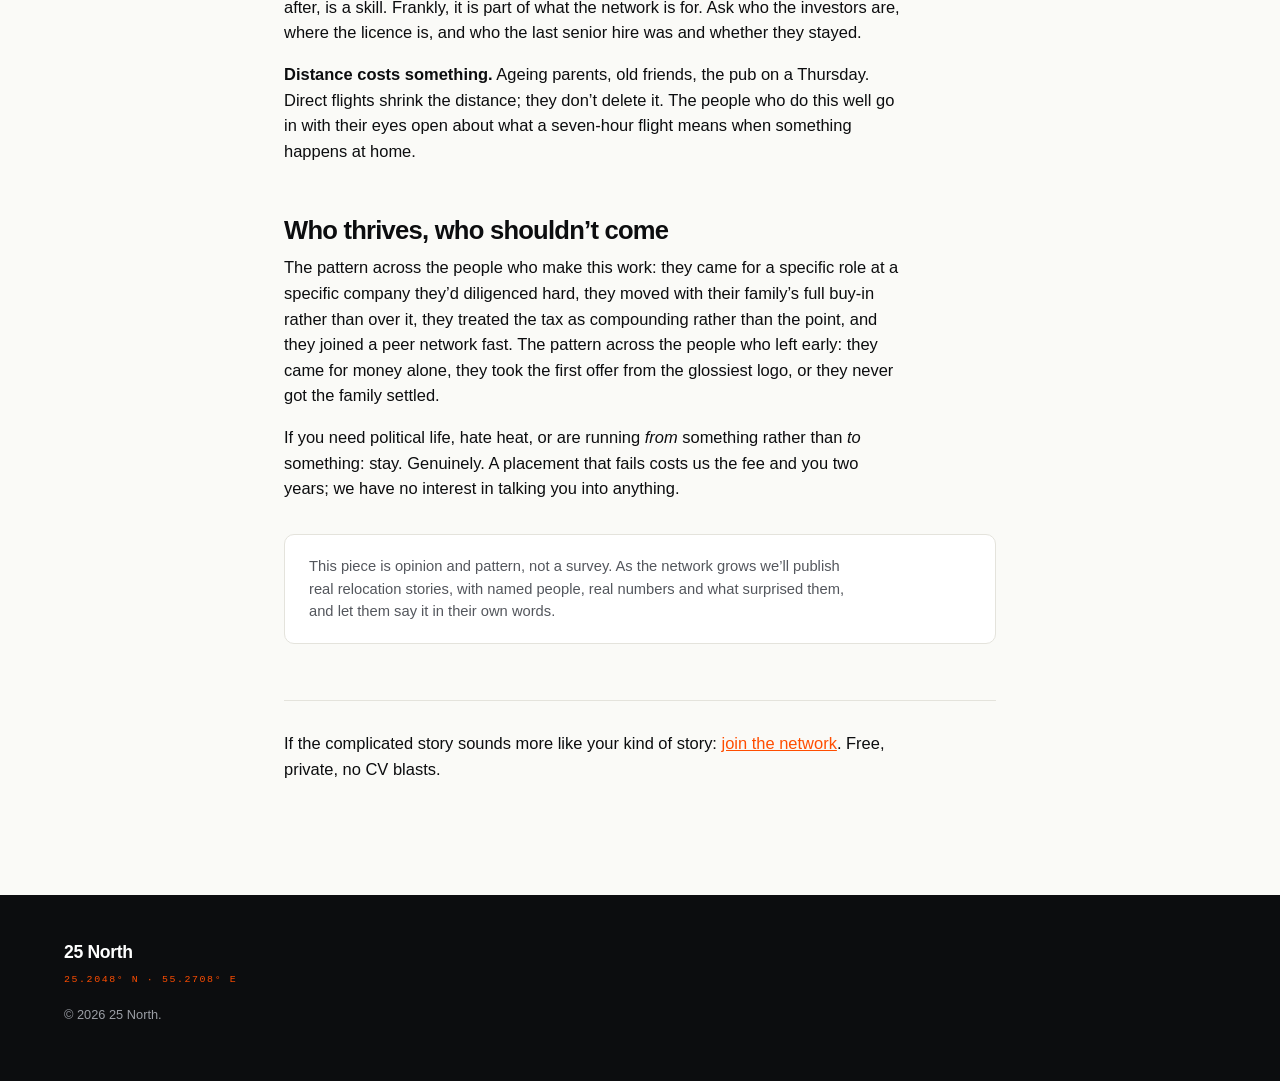
<file: notes/why-the-gulf-honestly.html>
<!doctype html>
<html lang="en-GB">
<head>
<meta charset="utf-8">
<meta name="viewport" content="width=device-width, initial-scale=1">
<title>Why the Gulf, honestly · 25 North</title>
<meta name="description" content="The case for building your career in the UAE, including the parts the brochures leave out: politics, heat, noise, and who should not come.">
<link rel="preconnect" href="https://fonts.googleapis.com">
<link rel="preconnect" href="https://fonts.gstatic.com" crossorigin>
<link rel="stylesheet" href="https://fonts.googleapis.com/css2?family=Instrument+Serif:ital@0;1&family=Instrument+Sans:wght@400;500;600;700&family=IBM+Plex+Mono:wght@400;500&display=swap">
<link rel="stylesheet" href="../assets/styles.css">
</head>
<body>

<header class="topbar">
  <div class="shell topbar-in">
    <a class="brand" href="../index.html"><span class="brand-word">25&nbsp;North</span><span class="brand-lat">25.2048° N</span></a>
    <nav class="nav" aria-label="Main">
      <a href="../index.html#numbers">The numbers</a>
      <a href="../index.html#honest">The honest bit</a>
      <a class="nav-cta" href="../index.html#join">Join the network</a>
    </nav>
  </div>
</header>

<main>
  <article class="article shell">
    <p class="eyebrow">Notes from 25&deg; North</p>
    <h1>Why the Gulf, honestly</h1>
    <p class="standfirst">The case for moving your career to the UAE, including the parts the brochures leave out, because you&rsquo;re a senior operator and you can smell a brochure.</p>
    <p class="meta">November 2026 &middot; Opinion, clearly labelled as such</p>

    <p>You&rsquo;ve seen the LinkedIn posts. Skyline, sunrise, &ldquo;best decision I ever made,&rdquo; a rocket emoji. You&rsquo;ve also seen the replies underneath from people who think the whole place is a mirage with a conference centre attached. Both camps are selling you a simple story, and at your level simple stories should make you suspicious. Here is the complicated one.</p>

    <h2>What&rsquo;s actually true</h2>

    <p><strong>The capital is real.</strong> This isn&rsquo;t 2015&rsquo;s oil money looking for a hobby. Venture funds headquartered in Dubai and Abu Dhabi are raising nine-figure funds and deploying them locally; family offices are building companies, not just buying buildings; and the regulators at DIFC and ADGM have built genuinely credible licensing regimes that UK financial firms now enter on purpose. Companies you haven&rsquo;t heard of yet are raising $30&ndash;70m rounds in Dubai, and their biggest constraint, openly stated in their own funding announcements, is senior people.</p>

    <p><strong>The seniority arrives faster.</strong> This is the under-priced part. In London you are one of forty credible candidates for every big job, and the big job is a narrow slice of a mature org. In the Gulf, a proven UK operator walks into regional remit: the P&amp;L, the regulator relationship, the build-it-from-scratch mandate that London would make you wait a decade for. People don&rsquo;t stay for the tax. They stay because they got five years of career in two.</p>

    <p><strong>The logistics are easier than you fear.</strong> Golden visas for senior professionals, employer-sponsored everything, English as the working language, direct flights to every UK airport that matters. The hard part of the move is the decision, not the paperwork. The paperwork is what employers (and we) handle.</p>

    <h2>What&rsquo;s also true</h2>

    <p><strong>It is not a liberal democracy, and you shouldn&rsquo;t pretend otherwise.</strong> There is no serious political speech, the press is managed, and public criticism of the state is off the table. Daily professional life, for almost everyone, is unremarkable and safe, noticeably safer than London in the ways you feel day to day. But if public political expression is a load-bearing part of your life, that is a real cost, and you should weigh it as one. Some people should not make this move, and it&rsquo;s better to know that in London than discover it in August in Dubai.</p>

    <p><strong>August is a furnace.</strong> Four months of the year, life happens indoors. Families structure summers around being elsewhere; employers know this and senior packages assume it. It sounds trivial until you live it, so don&rsquo;t let anyone tell you it&rsquo;s nothing.</p>

    <p><strong>The noise is real too.</strong> For every funded, licensed, properly governed company there is a glossy one running on a press release and a prayer. The ecosystem has hype because hype is cheap and capital is loud. Telling the two apart before you sign, not after, is a skill. Frankly, it is part of what the network is for. Ask who the investors are, where the licence is, and who the last senior hire was and whether they stayed.</p>

    <p><strong>Distance costs something.</strong> Ageing parents, old friends, the pub on a Thursday. Direct flights shrink the distance; they don&rsquo;t delete it. The people who do this well go in with their eyes open about what a seven-hour flight means when something happens at home.</p>

    <h2>Who thrives, who shouldn&rsquo;t come</h2>

    <p>The pattern across the people who make this work: they came for a specific role at a specific company they&rsquo;d diligenced hard, they moved with their family&rsquo;s full buy-in rather than over it, they treated the tax as compounding rather than the point, and they joined a peer network fast. The pattern across the people who left early: they came for money alone, they took the first offer from the glossiest logo, or they never got the family settled.</p>

    <p>If you need political life, hate heat, or are running <em>from</em> something rather than <em>to</em> something: stay. Genuinely. A placement that fails costs us the fee and you two years; we have no interest in talking you into anything.</p>

    <div class="aside">
      <p>This piece is opinion and pattern, not a survey. As the network grows we&rsquo;ll publish real relocation stories, with named people, real numbers and what surprised them, and let them say it in their own words.</p>
    </div>

    <div class="article-cta">
      <p>If the complicated story sounds more like your kind of story: <a href="../index.html#join">join the network</a>. Free, private, no CV blasts.</p>
    </div>
  </article>
</main>

<footer class="footer">
  <div class="shell footer-in">
    <span class="footer-brand">25 North</span>
    <span class="footer-coords">25.2048&deg; N &middot; 55.2708&deg; E</span>
    <p class="footer-fine">&copy; 2026 25 North.</p>
  </div>
</footer>

</body>
</html>
</file>
<file: assets/styles.css>
/* 25 North — Swiss-modern, light, signal orange.
   Type: Schibsted Grotesk (display + body) · Geist Mono (labels, data).
   Flat 1px geometry, oversized headlines, functional motion. No heritage styling. */
:root{
  --bg:#fafaf7;
  --bg-2:#f1f1ec;
  --ink:#0c0d0f;
  --ink-2:#54575d;
  --muted:#8a8d93;
  --line:#e4e3dc;
  --accent:#ff4d00;
  --accent-down:#d94100;
  --dark:#0c0d0f;
  --dark-2:#15161a;
  --on-dark:#f2f2ef;
  --on-dark-2:#9b9ea5;
  --line-dark:rgba(255,255,255,.12);
  --good:#0e8a5f;
  --error:#c92a1e;
  --font-sans:"Schibsted Grotesk", "Helvetica Neue", Arial, system-ui, sans-serif;
  --font-mono:"Geist Mono", ui-monospace, "SF Mono", Menlo, monospace;
  --shell:1200px;
  --radius:10px;
}
*{box-sizing:border-box}
html{scroll-behavior:smooth}
@media (prefers-reduced-motion:reduce){ html{scroll-behavior:auto} }
body{
  margin:0; background:var(--bg); color:var(--ink);
  font-family:var(--font-sans); font-size:16.5px; line-height:1.55;
  -webkit-font-smoothing:antialiased;
}
.shell{
  max-width:var(--shell); margin:0 auto;
  padding-left:max(24px, env(safe-area-inset-left, 0px));
  padding-right:max(24px, env(safe-area-inset-right, 0px));
}
.shell-narrow{max-width:800px}

h1,h2,h3{font-weight:700; line-height:1.02; letter-spacing:-.03em; text-wrap:balance; margin:0 0 .5em}
h1{font-size:clamp(2.5rem,5.2vw,4.4rem); font-weight:800}
h2{font-size:clamp(2rem,4.2vw,3.4rem)}
h3{font-size:1.25rem; letter-spacing:-.01em; line-height:1.2}
p{margin:0 0 1em}
a{color:inherit}
.accent{color:var(--accent)}

.mono, .eyebrow{font-family:var(--font-mono)}
.eyebrow{
  display:inline-flex; align-items:center; gap:8px;
  font-size:.68rem; font-weight:500; letter-spacing:.18em; text-transform:uppercase;
  color:var(--ink-2); margin:0 0 26px;
}
.eyebrow::before{content:""; width:8px; height:8px; background:var(--accent); display:inline-block}
.band-dark .eyebrow{color:var(--on-dark-2)}

/* ---------- Reveal (JS-gated) ---------- */
html.js .reveal{opacity:0; transform:translateY(14px); transition:opacity .6s ease, transform .6s cubic-bezier(.2,.7,.2,1)}
html.js .reveal.in{opacity:1; transform:none}
@media (prefers-reduced-motion:reduce){ html.js .reveal{opacity:1; transform:none; transition:none} }

/* ---------- Top bar ---------- */
.topbar{
  position:sticky; top:0; z-index:40;
  background:color-mix(in srgb, var(--bg) 85%, transparent);
  backdrop-filter:blur(12px); -webkit-backdrop-filter:blur(12px);
  border-bottom:1px solid var(--line);
}
.topbar-in{display:flex; align-items:center; justify-content:space-between; gap:16px; padding-block:14px}
.brand{display:flex; align-items:baseline; gap:10px; text-decoration:none; color:var(--ink)}
.brand-word{font-weight:800; font-size:1.1rem; letter-spacing:-.02em}
.brand-lat{font-family:var(--font-mono); font-size:.6rem; letter-spacing:.14em; color:var(--accent)}
.nav{display:flex; align-items:center; gap:24px; flex-wrap:wrap}
.nav a{font-size:.86rem; font-weight:500; color:var(--ink-2); text-decoration:none}
.nav a:hover{color:var(--ink)}
.nav-cta{
  color:#fff !important; background:var(--ink); padding:9px 16px; border-radius:8px; font-weight:600;
}
.nav-cta:hover{background:var(--accent)}
@media (max-width:860px){ .nav a:not(.nav-cta){display:none} }

/* ---------- Hero ---------- */
.hero{position:relative; overflow:hidden}
.hero-art{position:absolute; right:0; top:0; bottom:0; width:min(46vw,680px); pointer-events:none; user-select:none; z-index:0}
.hero-tower{position:absolute; right:10%; bottom:0; height:96%; fill:none; stroke:#dedcd3; stroke-width:1.5}
.hero-watermark{
  position:absolute; right:-.04em; top:44%; transform:translateY(-50%);
  font-weight:800; font-size:clamp(11rem,22vw,19rem); line-height:1; letter-spacing:-.05em;
  color:transparent; -webkit-text-stroke:1.5px rgba(255,77,0,.28);
}
@media (max-width:860px){ .hero-art{display:none} }
.hero-in{position:relative; z-index:1; padding-block:clamp(48px,6.5vw,88px) clamp(44px,5vw,72px)}
.hero h1{max-width:15ch; margin-bottom:24px}
.hero .lede{font-size:clamp(1.02rem,1.4vw,1.2rem); color:var(--ink-2); max-width:54ch; margin-bottom:32px}
.hero .lede strong{color:var(--ink); font-weight:600}
.hero-ctas{display:flex; gap:12px; flex-wrap:wrap; align-items:center}

/* Route line */
.route{border-top:1px solid var(--line); border-bottom:1px solid var(--line); padding-block:22px}
.route-in{display:grid; grid-template-columns:auto 1fr auto; gap:20px; align-items:center}
.route .mono{font-size:.68rem; letter-spacing:.14em; text-transform:uppercase; color:var(--ink-2); white-space:nowrap}
.route .mono b{color:var(--ink); font-weight:600}
.route-track{position:relative; height:2px; background:var(--line); border-radius:2px; min-width:0}
.route-track::after{
  content:""; position:absolute; inset:0; background:var(--accent); transform-origin:left;
  border-radius:2px;
}
html.js .route-track::after{transform:scaleX(0); animation:route 1.8s cubic-bezier(.4,0,.2,1) .3s forwards}
.route-dot{
  position:absolute; top:50%; left:100%; width:10px; height:10px; margin:-5px 0 0 -5px;
  background:var(--accent); border-radius:50%;
}
html.js .route-dot{opacity:0; animation:pop .4s ease 2s forwards}
@keyframes route{to{transform:scaleX(1)}}
@keyframes pop{to{opacity:1}}
@media (prefers-reduced-motion:reduce){
  html.js .route-track::after{animation:none; transform:none}
  html.js .route-dot{animation:none; opacity:1}
}

/* Facts strip */
.facts{background:var(--bg); border-bottom:1px solid var(--line)}
.facts-in{display:grid; grid-template-columns:repeat(auto-fit,minmax(150px,1fr))}
.fact{padding:22px 24px 22px 0; border-right:1px solid var(--line); min-width:0}
.fact:last-child{border-right:none}
@media (max-width:700px){ .facts-in{grid-template-columns:1fr 1fr} .fact:nth-child(2n){border-right:none} .fact{border-bottom:1px solid var(--line)} .fact:nth-last-child(-n+2){border-bottom:none} }
.fact b{display:block; font-size:clamp(1.5rem,2.4vw,2.1rem); font-weight:700; letter-spacing:-.02em; font-variant-numeric:tabular-nums}
.fact span{font-family:var(--font-mono); font-size:.62rem; letter-spacing:.16em; text-transform:uppercase; color:var(--muted)}

/* ---------- Buttons ---------- */
.btn{
  display:inline-block; padding:14px 26px; border-radius:8px; font-weight:600; font-size:.95rem;
  text-decoration:none; border:1px solid transparent; cursor:pointer; font-family:var(--font-sans);
  transition:background .15s ease, border-color .15s ease, color .15s ease, transform .1s ease;
}
.btn:active{transform:translateY(1px)}
.btn-primary{background:var(--accent); color:#fff}
.btn-primary:hover{background:var(--accent-down)}
.btn-dark{background:var(--ink); color:#fff}
.btn-dark:hover{background:var(--accent)}
.btn-ghost{border-color:var(--ink); color:var(--ink); background:transparent}
.btn-ghost:hover{border-color:var(--accent); color:var(--accent)}
.band-dark .btn-ghost{border-color:var(--on-dark-2); color:var(--on-dark)}
.band-dark .btn-ghost:hover{border-color:#fff; color:#fff}

/* ---------- Bands ---------- */
.band{padding-block:clamp(72px,9vw,128px)}
.band-alt{background:var(--bg-2)}
.band-dark{background:var(--dark); color:var(--on-dark)}
.band-dark h2{color:#fff}
.section-head{max-width:760px; margin-bottom:clamp(36px,5vw,60px)}
.section-lede{color:var(--ink-2); font-size:1.08rem; max-width:58ch; margin:0}
.band-dark .section-lede{color:var(--on-dark-2)}

/* ---------- Calculator ---------- */
.calc{max-width:980px}
.calc-controls label{display:flex; justify-content:space-between; align-items:baseline; gap:12px; font-weight:600; margin-bottom:12px; flex-wrap:wrap}
.calc-controls output{font-family:var(--font-mono); font-size:1.3rem; font-weight:500; font-variant-numeric:tabular-nums}
input[type=range]{width:100%; appearance:none; -webkit-appearance:none; height:36px; background:none; margin:0 0 28px; cursor:pointer}
input[type=range]::-webkit-slider-runnable-track{height:2px; background:var(--line)}
input[type=range]::-webkit-slider-thumb{appearance:none; -webkit-appearance:none; width:20px; height:20px; border-radius:50%; background:var(--accent); margin-top:-9px}
input[type=range]::-moz-range-track{height:2px; background:var(--line)}
input[type=range]::-moz-range-thumb{width:18px; height:18px; border-radius:50%; background:var(--accent); border:none}
input[type=range]:focus-visible{outline:2px solid var(--accent); outline-offset:4px; border-radius:4px}

.calc-grid{display:grid; grid-template-columns:repeat(auto-fit,minmax(290px,1fr)); gap:14px}
.calc-card{background:#fff; border:1px solid var(--line); border-radius:var(--radius); padding:28px 30px; min-width:0}
.calc-card .calc-city{font-family:var(--font-mono); font-size:.64rem; font-weight:500; letter-spacing:.18em; text-transform:uppercase; color:var(--muted); margin:0 0 16px; display:flex; justify-content:space-between; gap:8px}
.calc-big{font-size:clamp(2.4rem,4.4vw,3.6rem); font-weight:800; letter-spacing:-.03em; margin:0; font-variant-numeric:tabular-nums; line-height:1}
.calc-sub{color:var(--muted); font-size:.85rem; margin:8px 0 16px}
.calc-detail{font-family:var(--font-mono); font-size:.74rem; color:var(--ink-2); margin:0; font-variant-numeric:tabular-nums}
.calc-card-accent{background:var(--ink); border-color:var(--ink); color:var(--on-dark)}
.calc-card-accent .calc-city{color:var(--accent)}
.calc-card-accent .calc-big{color:#fff}
.calc-card-accent .calc-sub,.calc-card-accent .calc-detail{color:var(--on-dark-2)}
.calc-delta{margin-top:24px; font-size:1.15rem; font-weight:600; letter-spacing:-.01em}
.calc-delta strong{color:var(--accent); font-variant-numeric:tabular-nums}
.calc-honesty{margin-top:34px; border:1px solid var(--line); border-radius:var(--radius); padding:22px 26px; max-width:76ch; background:#fff}
.calc-honesty h4{margin:0 0 6px; font-size:.92rem}
.calc-honesty p{font-size:.92rem; color:var(--ink-2); margin:0}
.calc-honesty a{color:var(--accent)}

/* ---------- Steps ---------- */
.steps{list-style:none; counter-reset:step; margin:0; padding:0; display:grid; grid-template-columns:repeat(auto-fit,minmax(270px,1fr)); gap:14px}
.steps li{counter-increment:step; min-width:0; background:#fff; border:1px solid var(--line); border-radius:var(--radius); padding:28px 30px}
.steps li::before{
  content:counter(step, decimal-leading-zero);
  font-family:var(--font-mono); font-size:.72rem; letter-spacing:.18em; color:var(--accent);
  display:block; margin-bottom:38px;
}
.steps h3{margin-bottom:10px}
.steps p{color:var(--ink-2); font-size:.94rem; margin:0}

/* ---------- Notes cards ---------- */
.notes-grid{display:grid; grid-template-columns:repeat(auto-fit,minmax(270px,1fr)); gap:14px}
.note-card{
  display:flex; flex-direction:column; gap:14px; background:var(--dark-2); border:1px solid var(--line-dark);
  border-radius:var(--radius); padding:30px; text-decoration:none; color:var(--on-dark); min-width:0;
  position:relative; overflow:hidden; transition:border-color .2s ease;
}
.note-card::before{content:""; position:absolute; inset:0 auto 0 0; width:3px; background:var(--accent); transform:scaleY(0); transform-origin:top; transition:transform .25s ease}
.note-card:hover{border-color:rgba(255,255,255,.3)}
.note-card:hover::before{transform:scaleY(1)}
@media (prefers-reduced-motion:reduce){ .note-card::before{transition:none} }
.note-kicker{font-family:var(--font-mono); font-size:.62rem; font-weight:500; letter-spacing:.18em; text-transform:uppercase; color:var(--accent)}
.note-card h3{margin:0; font-size:1.5rem; color:#fff}
.note-card p{color:var(--on-dark-2); font-size:.92rem; margin:0; flex-grow:1}
.note-more{font-family:var(--font-mono); font-size:.68rem; letter-spacing:.14em; text-transform:uppercase; color:var(--on-dark)}

/* ---------- FAQ ---------- */
.faq{margin:0; max-width:800px}
.faq-item{border-top:1px solid var(--line); padding-block:26px}
.faq-item:last-child{border-bottom:1px solid var(--line)}
.faq dt{font-weight:700; font-size:1.2rem; letter-spacing:-.01em; margin-bottom:10px}
.faq dd{margin:0; color:var(--ink-2); max-width:66ch}

/* ---------- Companies band ---------- */
.companies-grid{display:grid; grid-template-columns:1.3fr 1fr; gap:48px; align-items:center}
@media (max-width:820px){ .companies-grid{grid-template-columns:1fr} }
.companies-grid p{color:var(--on-dark-2); max-width:52ch}
.companies-cta{display:flex; flex-direction:column; align-items:flex-start; gap:12px}
.companies-note{font-family:var(--font-mono); font-size:.66rem; letter-spacing:.16em; text-transform:uppercase; color:var(--on-dark-2); margin:0}

/* ---------- Form ---------- */
form{max-width:700px}
.form-row{display:grid; grid-template-columns:1fr 1fr; gap:16px}
@media (max-width:640px){ .form-row{grid-template-columns:1fr} }
.field{margin-bottom:18px; min-width:0}
.field label{display:block; font-size:.8rem; font-weight:600; margin-bottom:8px}
.field input,.field select{
  width:100%; padding:14px 16px; font:inherit; font-size:.95rem;
  background:#fff; color:var(--ink); border:1px solid var(--line); border-radius:8px;
  transition:border-color .15s ease;
}
.field input:hover,.field select:hover{border-color:var(--muted)}
.field input:focus-visible,.field select:focus-visible,.btn:focus-visible,a:focus-visible{outline:2px solid var(--accent); outline-offset:2px}
.hp{position:absolute; left:-9999px; width:1px; height:1px; overflow:hidden}
.form-status{margin-top:16px; font-weight:500; min-height:1.5em}
.form-status.ok{color:var(--good)}
.form-status.err{color:var(--error)}
.form-status a{color:var(--accent)}
.form-privacy{font-size:.82rem; color:var(--muted); margin-top:12px; max-width:60ch}

/* ---------- Articles ---------- */
.article{max-width:760px; margin:0 auto; padding-block:clamp(56px,8vw,96px)}
.article .eyebrow{margin-bottom:18px}
.article h1{font-size:clamp(2.3rem,5.4vw,4rem); font-weight:800; margin-bottom:16px}
.article .standfirst{font-size:1.3rem; line-height:1.4; letter-spacing:-.01em; color:var(--ink-2); font-weight:500; margin-bottom:14px}
.article .meta{font-family:var(--font-mono); font-size:.68rem; letter-spacing:.08em; color:var(--muted); margin-bottom:48px; text-transform:uppercase}
.article h2{font-size:1.6rem; margin-top:52px}
.article p, .article li{font-size:1.03rem; color:var(--ink); max-width:68ch}
.article a{color:var(--accent)}
.article ul, .article ol{padding-left:22px}
.article li{margin-bottom:10px}
.article .table-scroll{overflow-x:auto; margin:28px 0}
.article table{border-collapse:collapse; width:100%}
.article th, .article td{text-align:right; padding:11px 14px; font-variant-numeric:tabular-nums; border-bottom:1px solid var(--line); white-space:nowrap; font-family:var(--font-mono); font-size:.84rem}
.article th:first-child, .article td:first-child{text-align:left}
.article thead th{font-size:.62rem; text-transform:uppercase; letter-spacing:.14em; color:var(--muted); border-bottom:1px solid var(--ink)}
.article .aside{border:1px solid var(--line); border-radius:var(--radius); background:#fff; padding:20px 24px; margin:32px 0}
.article .aside p{font-size:.92rem; color:var(--ink-2); margin:0}
.article .article-cta{margin-top:56px; padding-top:30px; border-top:1px solid var(--line)}
.article .approx{color:var(--muted); font-size:.85em}

/* ---------- Footer ---------- */
.footer{background:var(--dark); color:var(--on-dark-2); padding-block:44px 56px}
.footer-in{display:flex; flex-direction:column; gap:6px}
.footer-brand{color:#fff; font-weight:800; font-size:1.1rem; letter-spacing:-.02em}
.footer-coords{font-family:var(--font-mono); font-size:.62rem; letter-spacing:.16em; text-transform:uppercase; color:var(--accent)}
.footer-fine{font-size:.8rem; max-width:72ch; margin:12px 0 0}
</file>
